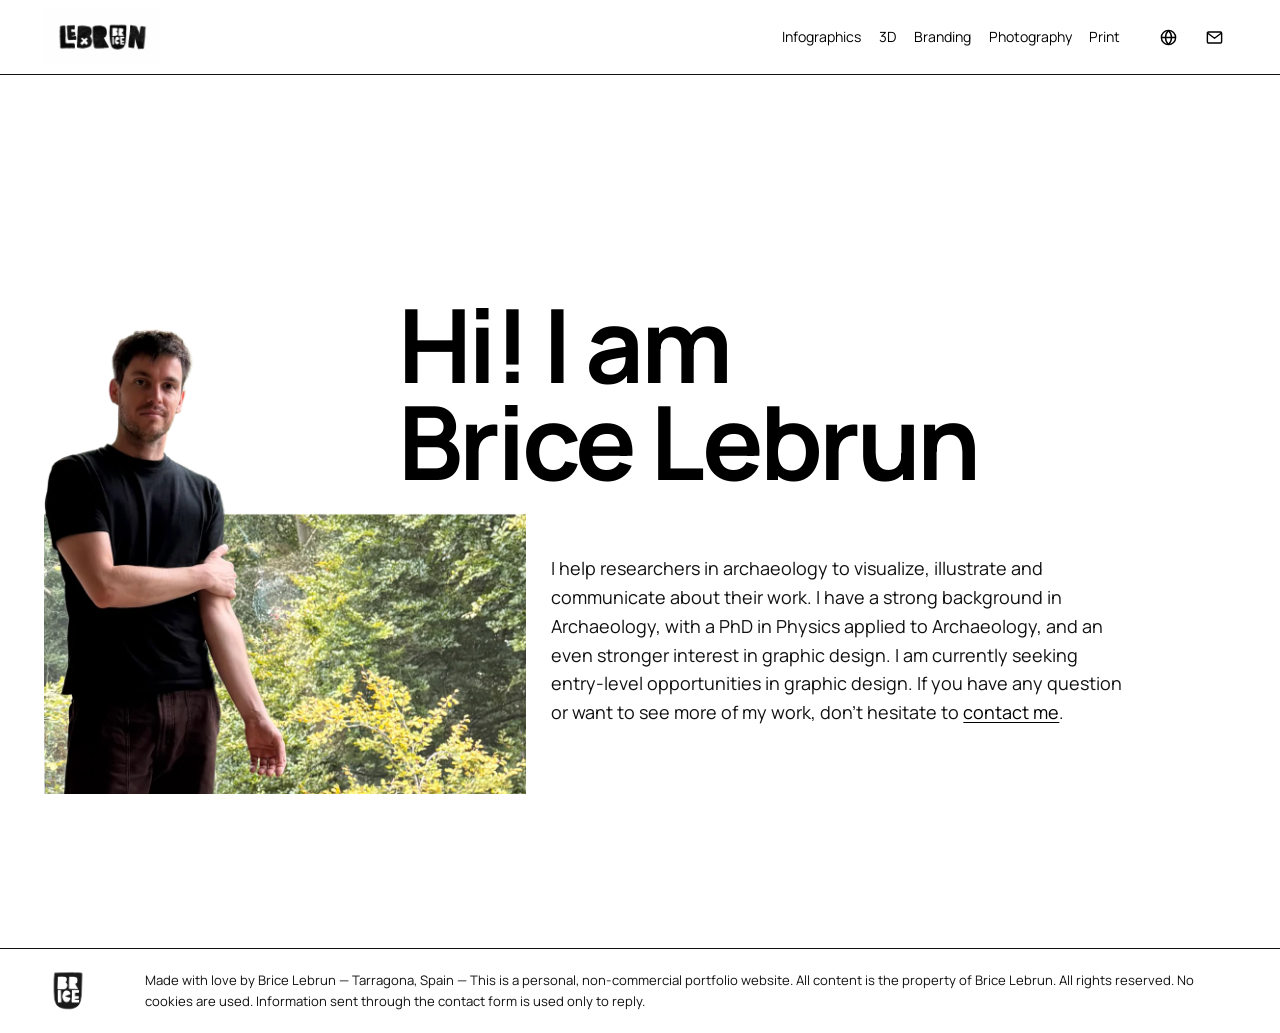
<file: index.html>
<!doctype html>
<html lang="en">
  <head>
    <meta charset="UTF-8" />
    <meta name="viewport" content="width=device-width, initial-scale=1.0" />
    <title>Graphic design for Science</title>
    <link rel="preconnect" href="https://fonts.googleapis.com" />
    <link rel="preconnect" href="https://fonts.gstatic.com" crossorigin />
    <link
      href="https://fonts.googleapis.com/css2?family=Manrope:wght@400;600;700&display=swap"
      rel="stylesheet"
    />
    <link rel="icon" type="image/png" href="assets/brand/img-c383d57b9dda0b48.png" />
    <link rel="stylesheet" href="styles.css?v=mobile-captions-3" />
  </head>
  <body>
    <a class="skip-link" href="#main">Skip to content</a>

    <header class="site-header">
      <div class="grid-shell nav-wrap">
        <a class="brand" href="#main" aria-label="Back to top">
          <img src="assets/brand/web/img-441b02a15af96f12.gif?v=optimized-480" alt="Brice Lebrun animated logo" />
        </a>
        <button class="menu-toggle" type="button" aria-expanded="false" aria-controls="main-navigation" aria-label="Open navigation menu">
          <span class="menu-toggle-icon" aria-hidden="true"></span>
        </button>
        <nav id="main-navigation" aria-label="Main navigation">
          <ul class="nav-list">
            <li><a href="categories/infographics.html">Infographics</a></li>
            <li><a href="categories/photorealistic-3d-rendering.html">3D</a></li>
            <li><a href="categories/visual-identity.html">Branding</a></li>
            <li><a href="categories/photography.html">Photography</a></li>
            <li><a href="categories/print-illustration.html">Print</a></li>
          </ul>
        </nav>
        <div class="header-actions">
          <a class="contact-shortcut" href="contact.html" aria-label="Contact">
            <svg aria-hidden="true" viewBox="0 0 24 24" fill="none" stroke="currentColor" stroke-width="1.8" stroke-linecap="round" stroke-linejoin="round">
              <rect x="3" y="5" width="18" height="14" rx="1.5"></rect>
              <path d="m4 7 8 6 8-6"></path>
            </svg>
          </a>
        </div>
      </div>
    </header>

    <main id="main">
      <section class="hero section">
        <div class="grid-shell">
          <figure class="hero-media reveal">
            <img src="assets/profile/web/img-edb5addb687ee57f.webp" alt="Portrait of Brice Lebrun outdoors" />
          </figure>
          <div class="hero-content">
            <h1 class="hero-title reveal">Hi! I am Brice Lebrun</h1>
            <div class="hero-copy reveal">
              <p>I help researchers in archaeology to visualize, illustrate and communicate about their work. I have a strong background in Archaeology, with a PhD in Physics applied to Archaeology, and an even stronger interest in graphic design. I am currently seeking entry-level opportunities in graphic design. If you have any question or want to see more of my work, don't hesitate to <a href="contact.html">contact me</a>.</p>
            </div>
          </div>
        </div>
      </section>

    </main>

    <footer class="site-footer">
      <div class="grid-shell footer-wrap">
        <img src="assets/brand/web/img-e0fb109308e39464.webp" alt="Brice Lebrun logo" />
        <p>
          Made with love by Brice Lebrun - Tarragona, Spain - This is a personal, non-commercial
          portfolio website. All content is the property of Brice Lebrun. All rights reserved. No
          cookies are used. Information sent through the contact form is used only to reply.
        </p>
      </div>
    </footer>

    <script src="script.js?v=header-contact"></script>
  </body>
</html>
</file>
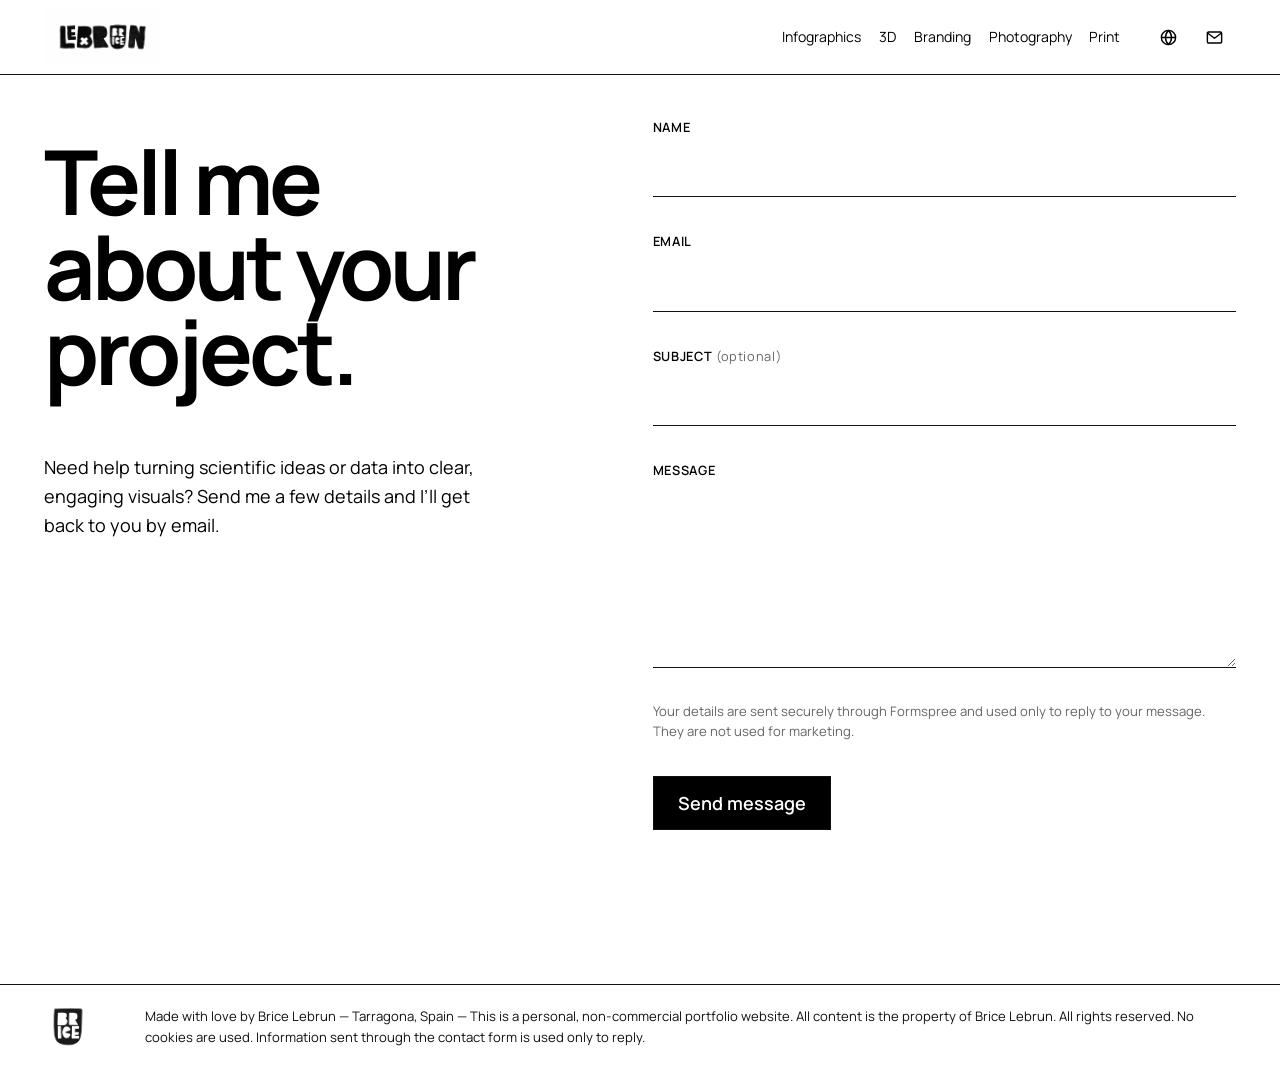
<file: contact.html>
<!doctype html>
<html lang="en">
  <head>
    <meta charset="UTF-8" />
    <meta name="viewport" content="width=device-width, initial-scale=1.0" />
    <meta
      name="description"
      content="Contact Brice Lebrun about scientific graphic design, data visualization, 3D and illustration projects."
    />
    <title>Contact — Brice Lebrun</title>
    <link rel="preconnect" href="https://fonts.googleapis.com" />
    <link rel="preconnect" href="https://fonts.gstatic.com" crossorigin />
    <link
      href="https://fonts.googleapis.com/css2?family=Manrope:wght@400;600;700&display=swap"
      rel="stylesheet"
    />
    <link rel="icon" type="image/png" href="assets/brand/img-c383d57b9dda0b48.png" />
    <link rel="stylesheet" href="styles.css?v=mobile-captions-3" />
  </head>
  <body>
    <a class="skip-link" href="#main">Skip to content</a>

    <header class="site-header">
      <div class="grid-shell nav-wrap">
        <a class="brand" href="index.html" aria-label="Back to homepage">
          <img src="assets/brand/web/img-441b02a15af96f12.gif?v=optimized-480" alt="Brice Lebrun animated logo" />
        </a>
        <button class="menu-toggle" type="button" aria-expanded="false" aria-controls="main-navigation" aria-label="Open navigation menu">
          <span class="menu-toggle-icon" aria-hidden="true"></span>
        </button>
        <nav id="main-navigation" aria-label="Main navigation">
          <ul class="nav-list">
            <li><a href="categories/infographics.html">Infographics</a></li>
            <li><a href="categories/photorealistic-3d-rendering.html">3D</a></li>
            <li><a href="categories/visual-identity.html">Branding</a></li>
            <li><a href="categories/photography.html">Photography</a></li>
            <li><a href="categories/print-illustration.html">Print</a></li>
          </ul>
        </nav>
        <div class="header-actions">
          <a class="contact-shortcut" href="contact.html" aria-label="Contact" aria-current="page">
            <svg aria-hidden="true" viewBox="0 0 24 24" fill="none" stroke="currentColor" stroke-width="1.8" stroke-linecap="round" stroke-linejoin="round">
              <rect x="3" y="5" width="18" height="14" rx="1.5"></rect>
              <path d="m4 7 8 6 8-6"></path>
            </svg>
          </a>
        </div>
      </div>
    </header>

    <main id="main" class="detail-main">
      <section class="section contact-section" aria-labelledby="contact-title">
        <div class="grid-shell contact-layout">
          <div class="contact-intro reveal">
            <h1 id="contact-title">Tell me about your project.</h1>
            <p>
              Need help turning scientific ideas or data into clear, engaging visuals? Send me a
              few details and I’ll get back to you by email.
            </p>
          </div>

          <form
            class="contact-form reveal"
            action="https://formspree.io/f/moealkqp"
            method="post"
            data-contact-form
          >
            <div class="form-field">
              <label for="contact-name">Name</label>
              <input id="contact-name" name="name" type="text" autocomplete="name" required />
            </div>

            <div class="form-field">
              <label for="contact-email">Email</label>
              <input id="contact-email" name="email" type="email" autocomplete="email" required />
            </div>

            <div class="form-field">
              <label for="contact-subject">Subject <span>(optional)</span></label>
              <input id="contact-subject" name="subject" type="text" autocomplete="off" />
            </div>

            <div class="form-field">
              <label for="contact-message">Message</label>
              <textarea id="contact-message" name="message" rows="8" required></textarea>
            </div>

            <div class="bot-trap" aria-hidden="true">
              <label for="contact-company">Leave this field empty</label>
              <input
                id="contact-company"
                name="_gotcha"
                type="text"
                tabindex="-1"
                autocomplete="off"
              />
            </div>

            <input type="hidden" name="_subject" value="New portfolio contact" />

            <p class="form-privacy">
              Your details are sent securely through Formspree and used only to reply to your
              message. They are not used for marketing.
            </p>

            <button class="form-submit" type="submit">Send message</button>
            <p class="form-status" data-form-status role="status" aria-live="polite"></p>
          </form>
        </div>
      </section>
    </main>

    <footer class="site-footer">
      <div class="grid-shell footer-wrap">
        <img src="assets/brand/web/img-e0fb109308e39464.webp" alt="Brice Lebrun logo" />
        <p>
          Made with love by Brice Lebrun - Tarragona, Spain - This is a personal, non-commercial
          portfolio website. All content is the property of Brice Lebrun. All rights reserved. No
          cookies are used. Information sent through the contact form is used only to reply.
        </p>
      </div>
    </footer>

    <script src="script.js?v=header-contact"></script>
  </body>
</html>
</file>
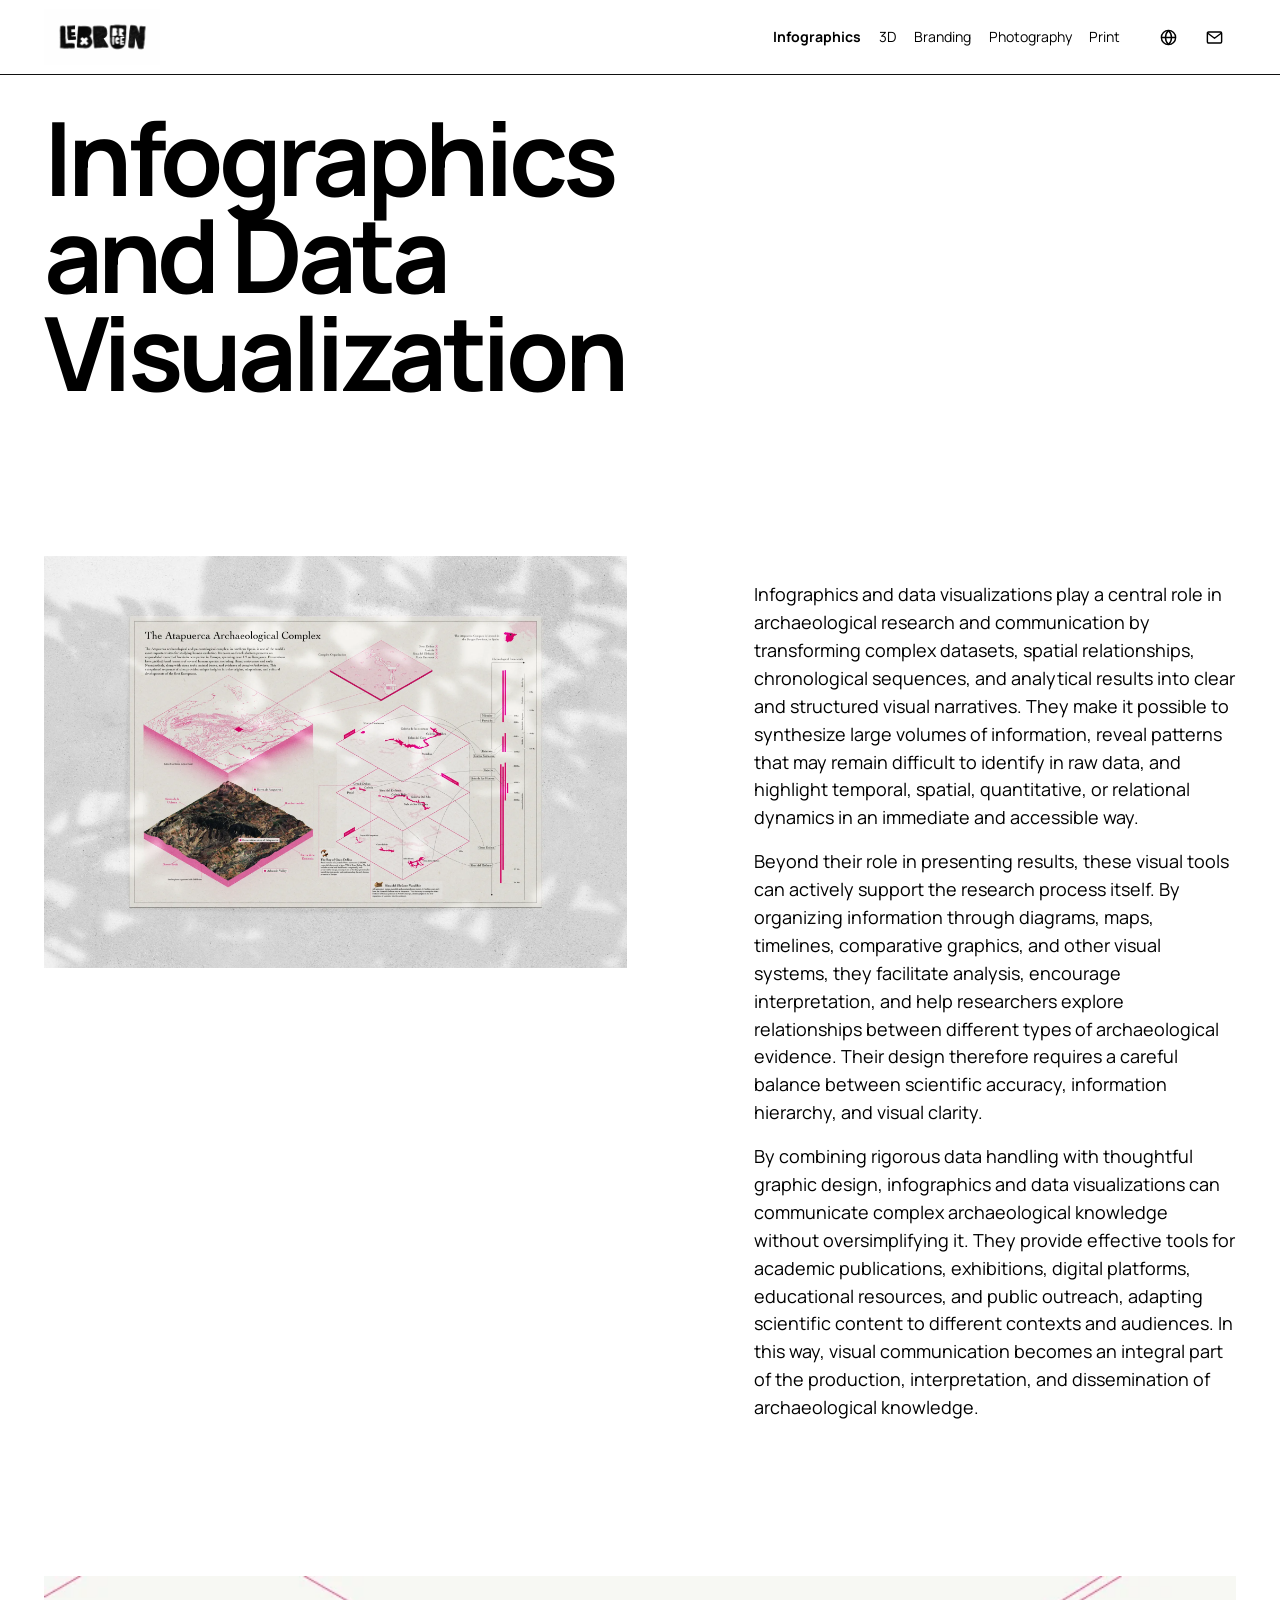
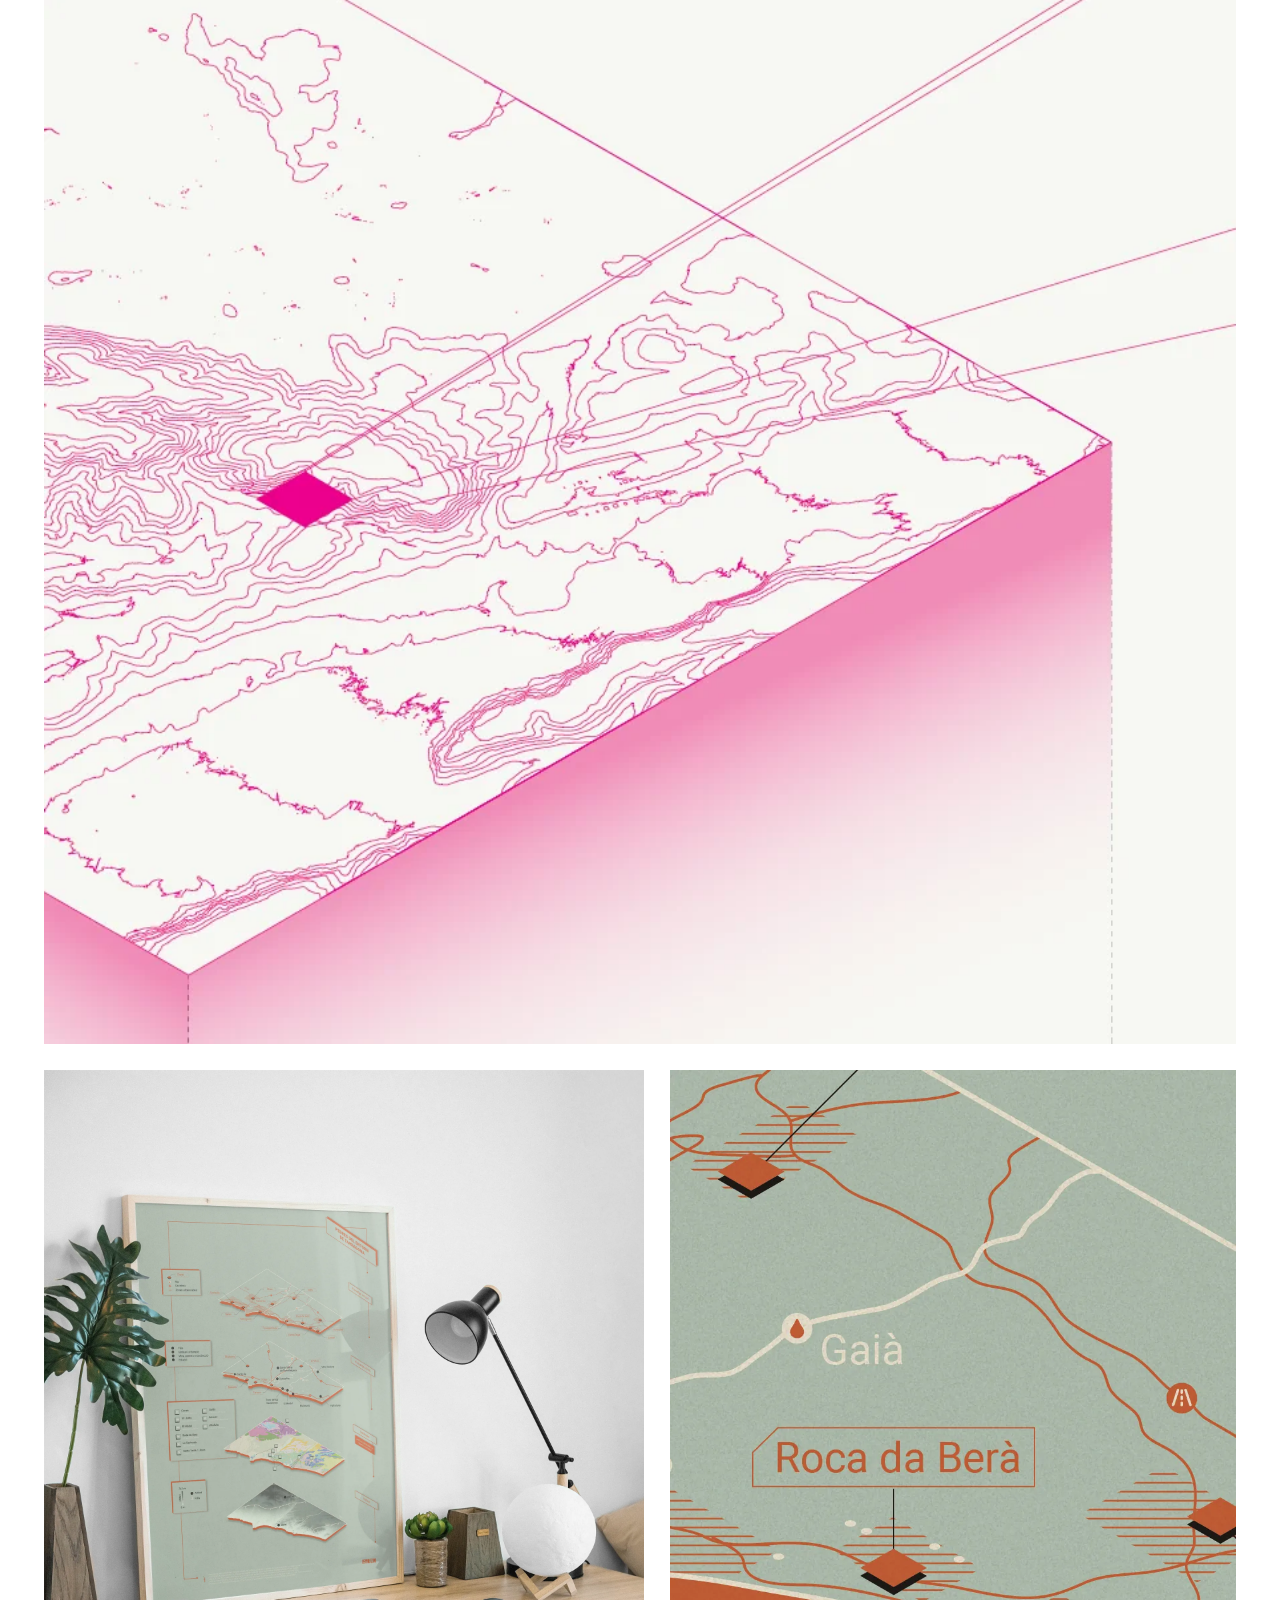
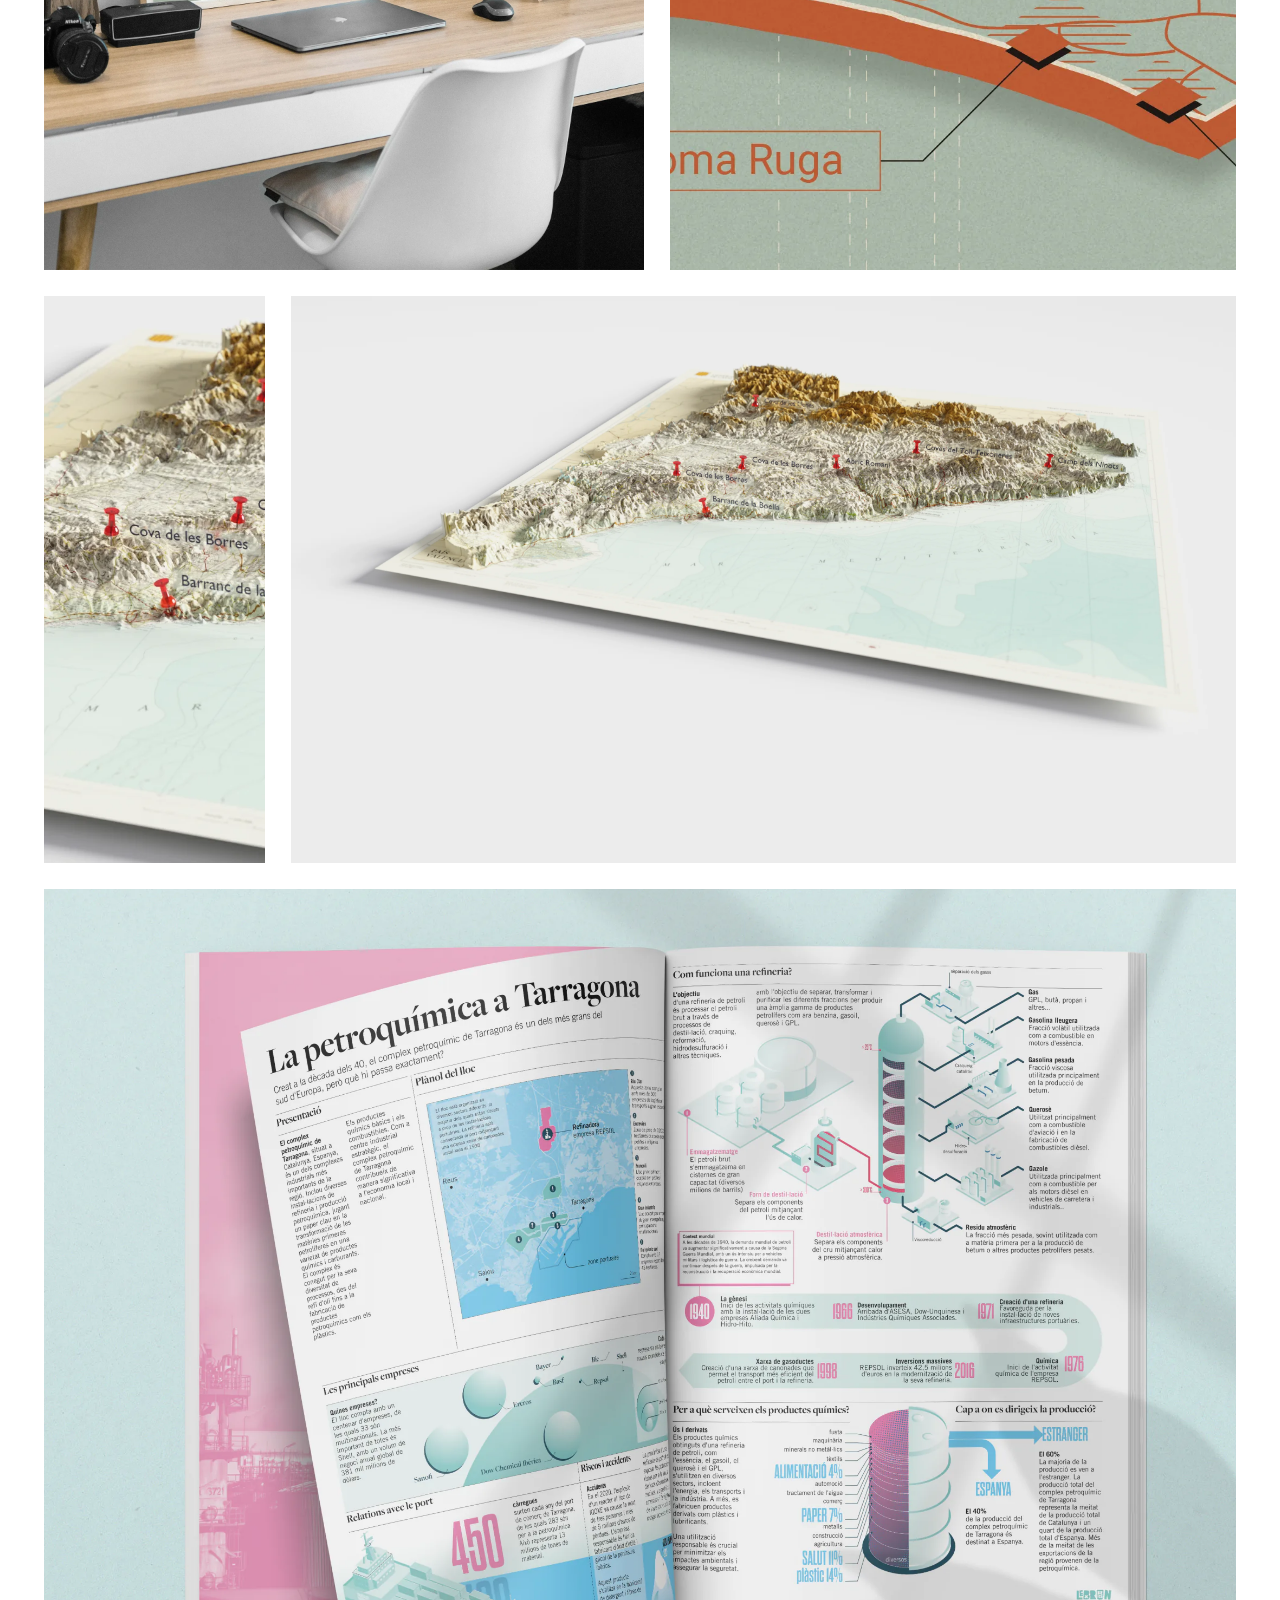
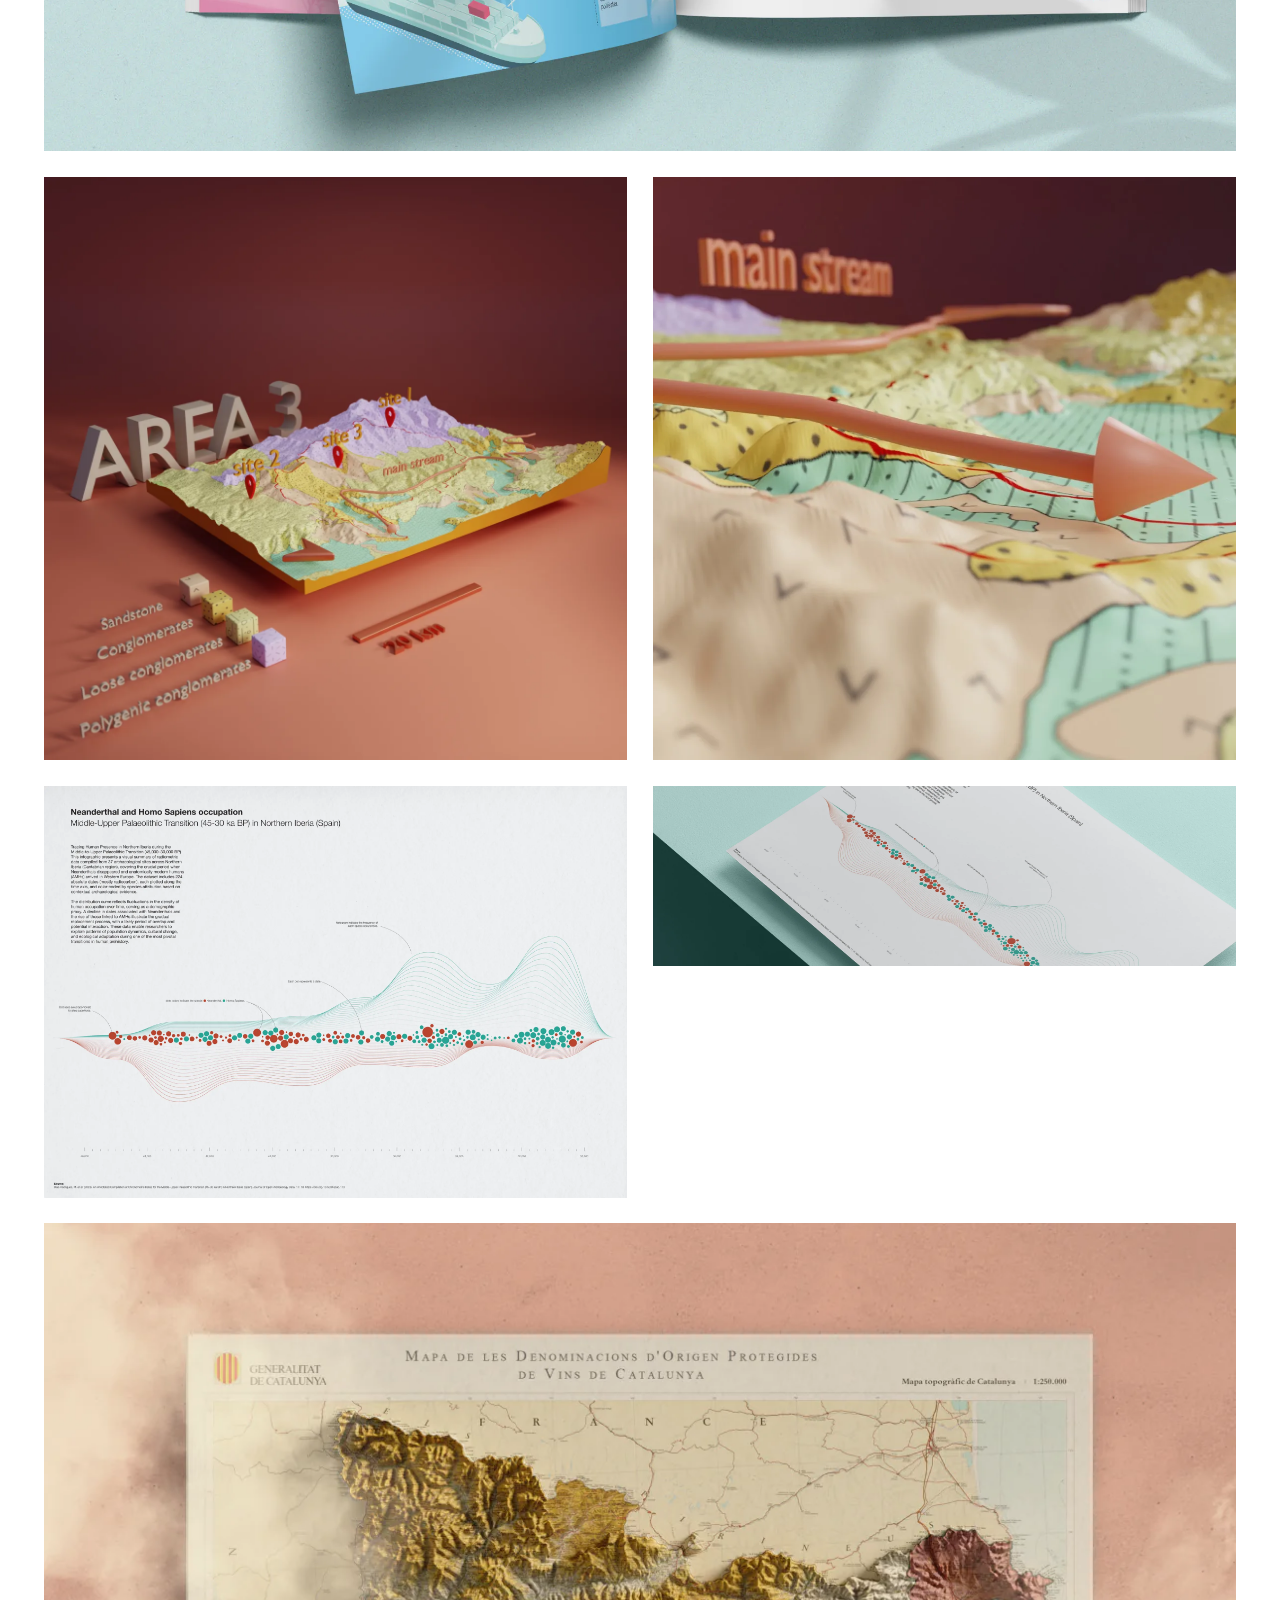
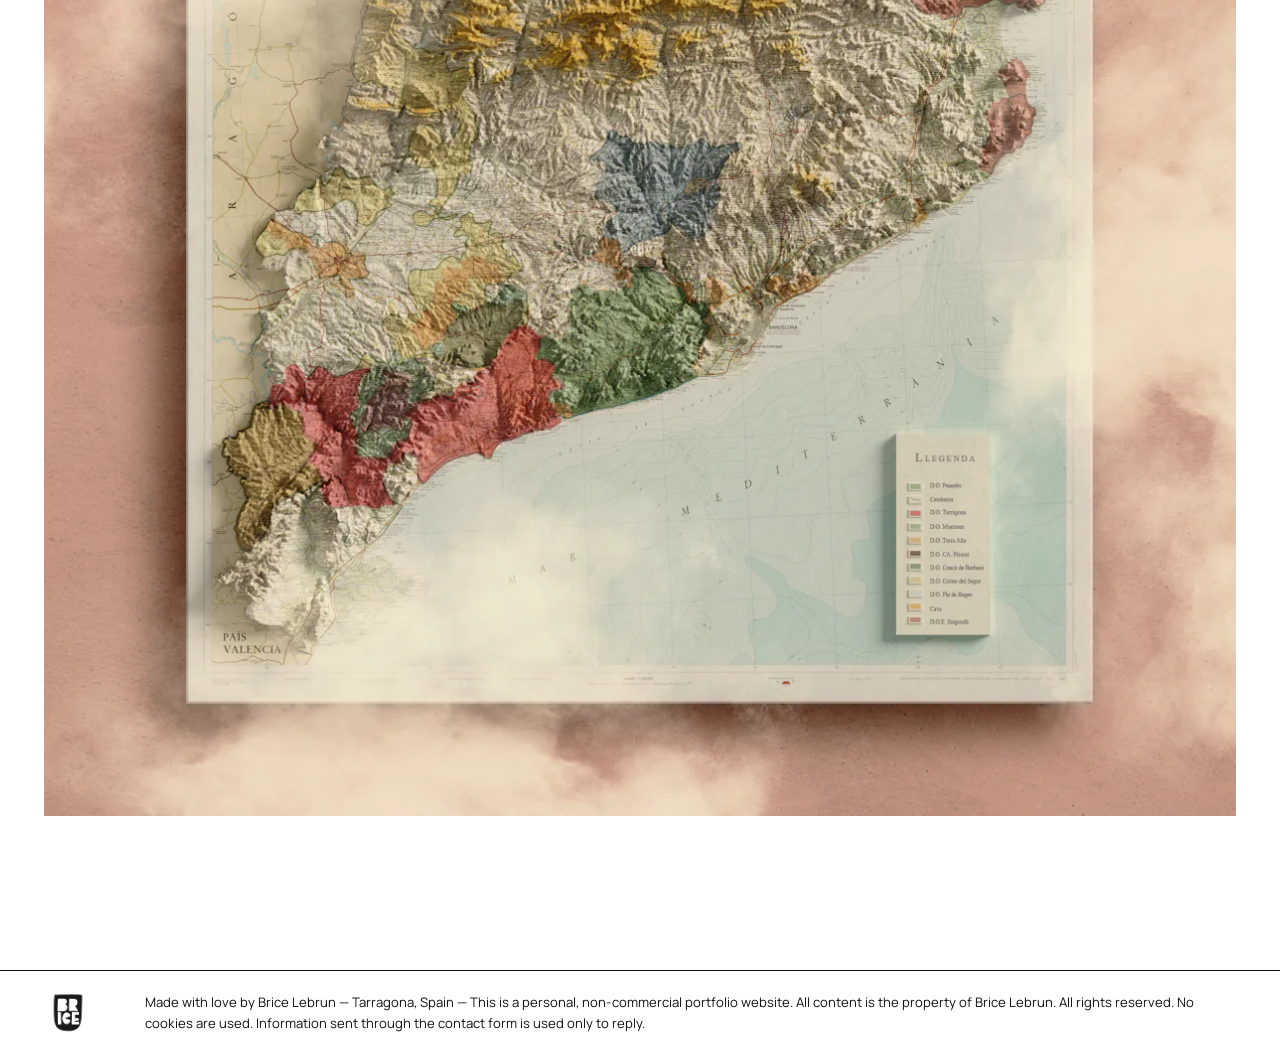
<file: categories/infographics.html>
<!doctype html>
<html lang="en">
  <head>
    <meta charset="UTF-8" />
    <meta name="viewport" content="width=device-width, initial-scale=1.0" />
    <title>Infographics</title>
    <link rel="preconnect" href="https://fonts.googleapis.com" />
    <link rel="preconnect" href="https://fonts.gstatic.com" crossorigin />
    <link href="https://fonts.googleapis.com/css2?family=Manrope:wght@400;600;700&display=swap" rel="stylesheet" />
    <link rel="icon" type="image/png" href="../assets/brand/img-c383d57b9dda0b48.png" />
    <link rel="stylesheet" href="../styles.css?v=mobile-captions-3" />
  </head>
  <body>
    <a class="skip-link" href="#main">Skip to content</a>

    <header class="site-header">
      <div class="grid-shell nav-wrap">
        <a class="brand" href="../index.html" aria-label="Back to homepage">
          <img src="../assets/brand/web/img-441b02a15af96f12.gif?v=optimized-480" alt="Brice Lebrun animated logo" />
        </a>
        <button class="menu-toggle" type="button" aria-expanded="false" aria-controls="main-navigation" aria-label="Open navigation menu">
          <span class="menu-toggle-icon" aria-hidden="true"></span>
        </button>
        <nav id="main-navigation" aria-label="Main navigation">
          <ul class="nav-list">
            <li><a href="../categories/infographics.html" aria-current="page">Infographics</a></li>
            <li><a href="../categories/photorealistic-3d-rendering.html">3D</a></li>
            <li><a href="../categories/visual-identity.html">Branding</a></li>
            <li><a href="../categories/photography.html">Photography</a></li>
            <li><a href="../categories/print-illustration.html">Print</a></li>
          </ul>
        </nav>
        <div class="header-actions">
          <a class="contact-shortcut" href="../contact.html" aria-label="Contact">
            <svg aria-hidden="true" viewBox="0 0 24 24" fill="none" stroke="currentColor" stroke-width="1.8" stroke-linecap="round" stroke-linejoin="round"><rect x="3" y="5" width="18" height="14" rx="1.5"></rect><path d="m4 7 8 6 8-6"></path></svg>
          </a>
        </div>
      </div>
    </header>

    <main id="main" class="detail-main">
      <section class="section" aria-labelledby="category-title">
        <div class="grid-shell">
          <div class="category-intro reveal">
            <h1 id="category-title">Infographics and Data Visualization</h1>
          </div>
          <div class="category-works">
            <article class="category-work reveal">
              <figure>
                <img src="../assets/categories/infographics/web/img-372016413af7be6d.webp" alt="Infographic as Visual Synthesis" loading="lazy" />
                <figcaption class="image-caption">Infographic of the Atapuerca excavation area.</figcaption>
              </figure>
              <div class="category-work-content">
                <p>Infographics and data visualizations play a central role in archaeological research and communication by transforming complex datasets, spatial relationships, chronological sequences, and analytical results into clear and structured visual narratives. They make it possible to synthesize large volumes of information, reveal patterns that may remain difficult to identify in raw data, and highlight temporal, spatial, quantitative, or relational dynamics in an immediate and accessible way.</p>
                <p>Beyond their role in presenting results, these visual tools can actively support the research process itself. By organizing information through diagrams, maps, timelines, comparative graphics, and other visual systems, they facilitate analysis, encourage interpretation, and help researchers explore relationships between different types of archaeological evidence. Their design therefore requires a careful balance between scientific accuracy, information hierarchy, and visual clarity.</p>
                <p>By combining rigorous data handling with thoughtful graphic design, infographics and data visualizations can communicate complex archaeological knowledge without oversimplifying it. They provide effective tools for academic publications, exhibitions, digital platforms, educational resources, and public outreach, adapting scientific content to different contexts and audiences. In this way, visual communication becomes an integral part of the production, interpretation, and dissemination of archaeological knowledge.</p>
              </div>
            </article>
            <div class="category-gallery-stack" aria-label="Infographic gallery">
              <div class="category-gallery category-gallery-single">
                <figure class="reveal">
                  <img src="../assets/categories/infographics/web/img-ba98d81fd778e062.webp" alt="Detailed view of the Atapuerca archaeological complex infographic" loading="lazy" />
                  <figcaption class="image-caption">Infographic of the Atapuerca excavation area (detail).</figcaption>
                </figure>
              </div>
              <div class="category-gallery category-gallery-geospatial-pair">
                <figure class="reveal">
                  <img src="../assets/categories/spatial-design/web/img-2541e350401d9073.webp" alt="Framed geospatial visualization displayed in a workspace" loading="lazy" />
                  <figcaption class="image-caption">Infographic of Tarragona quarries and roman archaeological sites.</figcaption>
                </figure>
                <figure class="reveal">
                  <img src="../assets/categories/spatial-design/web/img-a4b7f58ff8d116b4.webp" alt="Stylized geospatial map of Roca da Berà" loading="lazy" />
                  <figcaption class="image-caption">Infographic of Tarragona quarries and roman archaeological sites (detail).</figcaption>
                </figure>
              </div>
              <div class="category-gallery category-gallery-panoramic">
                <figure class="reveal">
                  <img src="../assets/categories/spatial-design/web/img-e2724bbbd78bb85e.webp" alt="Detailed view of a 3D relief map of Catalonia marked with archaeological sites" loading="lazy" />
                  <figcaption class="image-caption">Infographic of selected prehistorical sites of Catalonia.</figcaption>
                </figure>
                <figure class="reveal">
                  <img src="../assets/categories/spatial-design/web/img-e0b6c69c85655f6a.webp" alt="Panoramic 3D relief map of Catalonia with pinned archaeological sites" loading="lazy" />
                  <figcaption class="image-caption">Infographic of selected prehistorical sites of Catalonia (detail).</figcaption>
                </figure>
              </div>
              <div class="category-gallery category-gallery-single">
                <figure class="reveal">
                  <img src="../assets/categories/infographics/web/img-5b837b0d8d00f7dc.webp" alt="Open magazine spread featuring an infographic about the Tarragona petrochemical complex" loading="lazy" />
                  <figcaption class="image-caption">Infographic project presenting the Tarragona petrochemical complex (Catalonia, Spain).</figcaption>
                </figure>
              </div>
              <div class="category-gallery">
                <figure class="reveal">
                  <img src="../assets/categories/infographics/web/img-053bb1b205fb54fd.webp" alt="3D infographic showing the geomorphology of a valley in Greece" loading="lazy" />
                  <figcaption class="image-caption">3D infographic explaining the geomorphology of a valley in Greece.</figcaption>
                </figure>
                <figure class="reveal">
                  <img src="../assets/categories/infographics/web/img-3cb5796832e11af2.webp" alt="Detailed view of a 3D infographic showing the geomorphology of a valley in Greece" loading="lazy" />
                  <figcaption class="image-caption">3D infographic explaining the geomorphology of a valley in Greece (detail).</figcaption>
                </figure>
              </div>
              <div class="category-gallery" aria-label="Archaeological data visualization gallery">
                <figure class="reveal">
                  <img src="../assets/categories/data-visualization/web/img-266fffd07e5317f2.webp" alt="Data visualization of demographic trends during the Middle to Upper Paleolithic transition" loading="lazy" />
                  <figcaption class="image-caption">This infographic illustrates the demographic trend during the Middle to Upper Paleolithic transition, from Díaz-Rodríguez et al., 2023.</figcaption>
                </figure>
                <figure class="reveal">
                  <img src="../assets/categories/data-visualization/web/img-2398b1d291568e8b.webp" alt="Printed archaeological data visualization displayed on a large-format sheet" loading="lazy" />
                  <figcaption class="image-caption">This infographic illustrates the demographic trend during the Middle to Upper Paleolithic transition, from Díaz-Rodríguez et al., 2023.</figcaption>
                </figure>
              </div>
              <div class="category-gallery category-gallery-single">
                <figure class="reveal">
                  <img src="../assets/categories/infographics/web/img-a63f1d90c8e742b5.webp" alt="Map of the protected wine designations of origin in Catalonia" loading="lazy" />
                  <figcaption class="image-caption">Map of the Protected Designations of Origin (DOP) for wines in Catalonia.</figcaption>
                </figure>
              </div>
            </div>
          </div>
        </div>
      </section>
    </main>

    <footer class="site-footer">
      <div class="grid-shell footer-wrap">
        <img src="../assets/brand/web/img-e0fb109308e39464.webp" alt="Brice Lebrun logo" />
        <p>
          Made with love by Brice Lebrun - Tarragona, Spain - This is a personal, non-commercial
          portfolio website. All content is the property of Brice Lebrun. All rights reserved. No
          cookies are used. Information sent through the contact form is used only to reply.
        </p>
      </div>
    </footer>

    <script src="../script.js?v=header-contact"></script>
  </body>
</html>
</file>
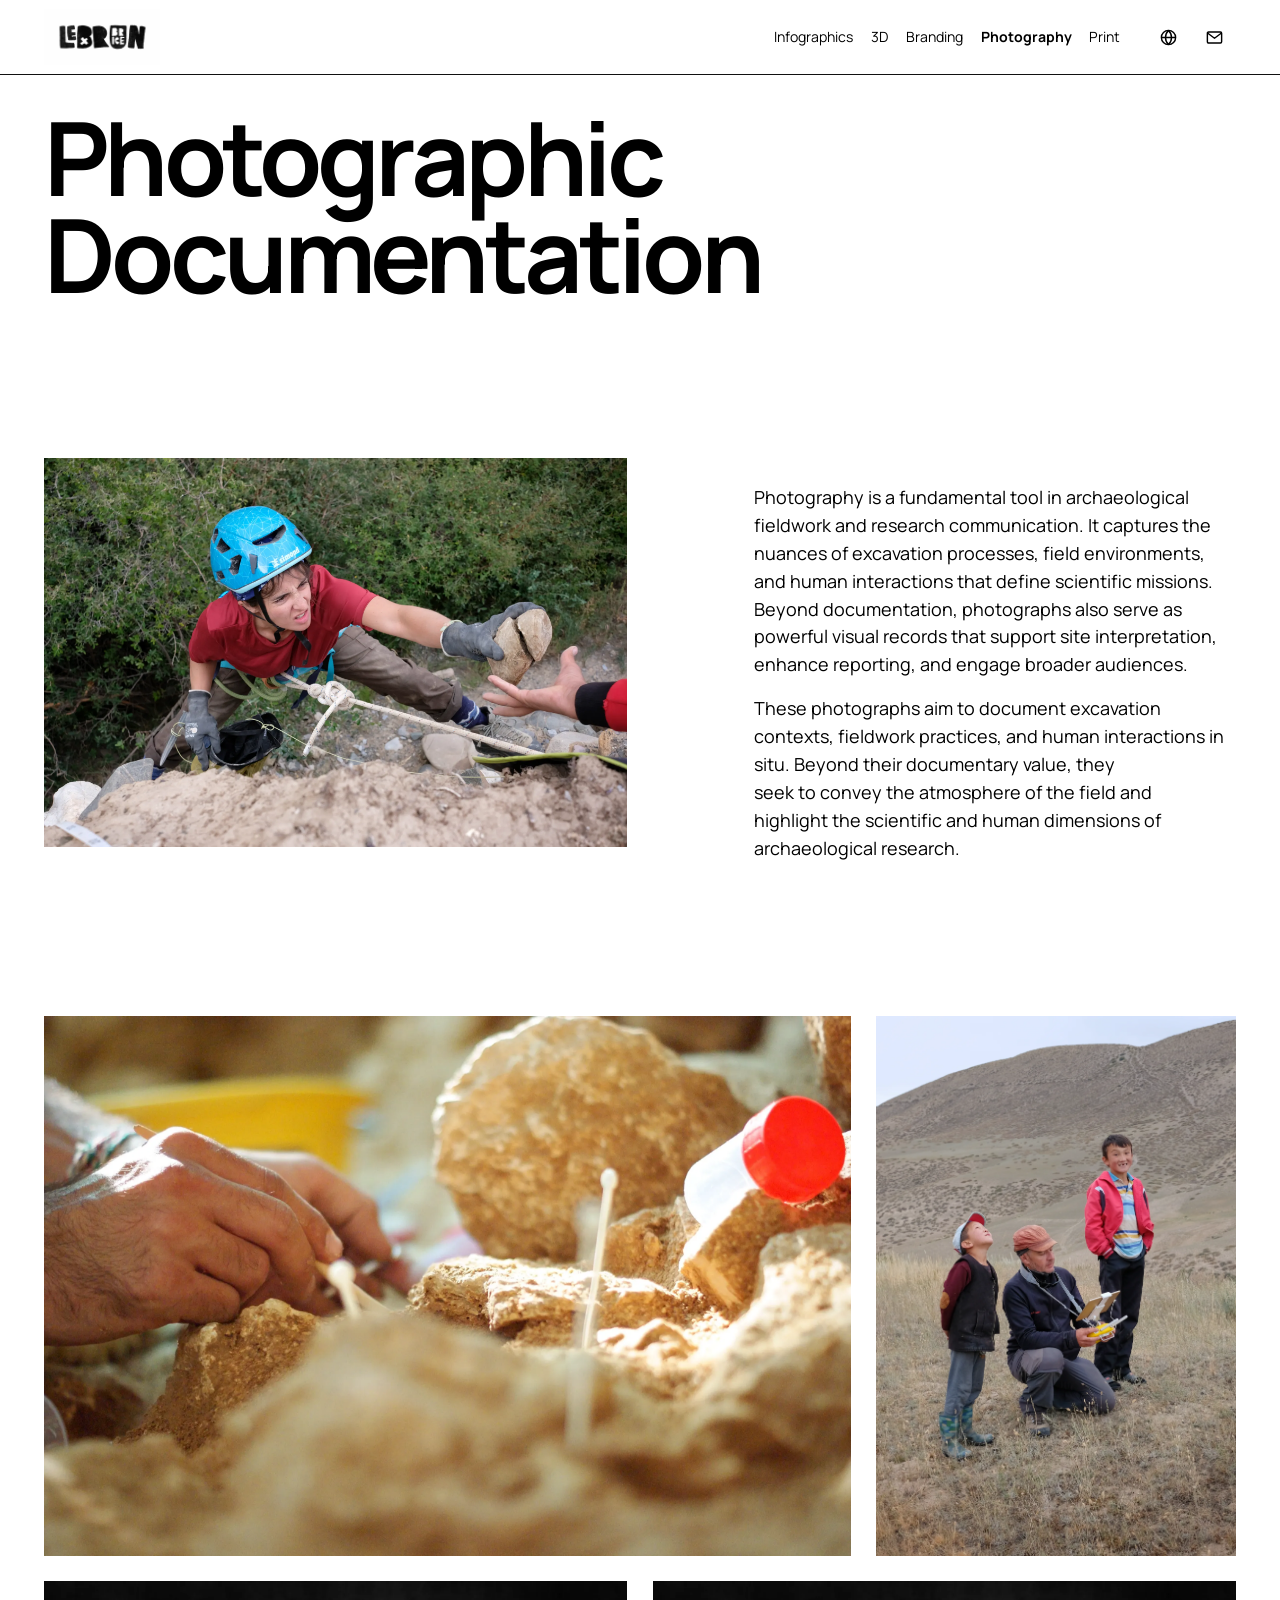
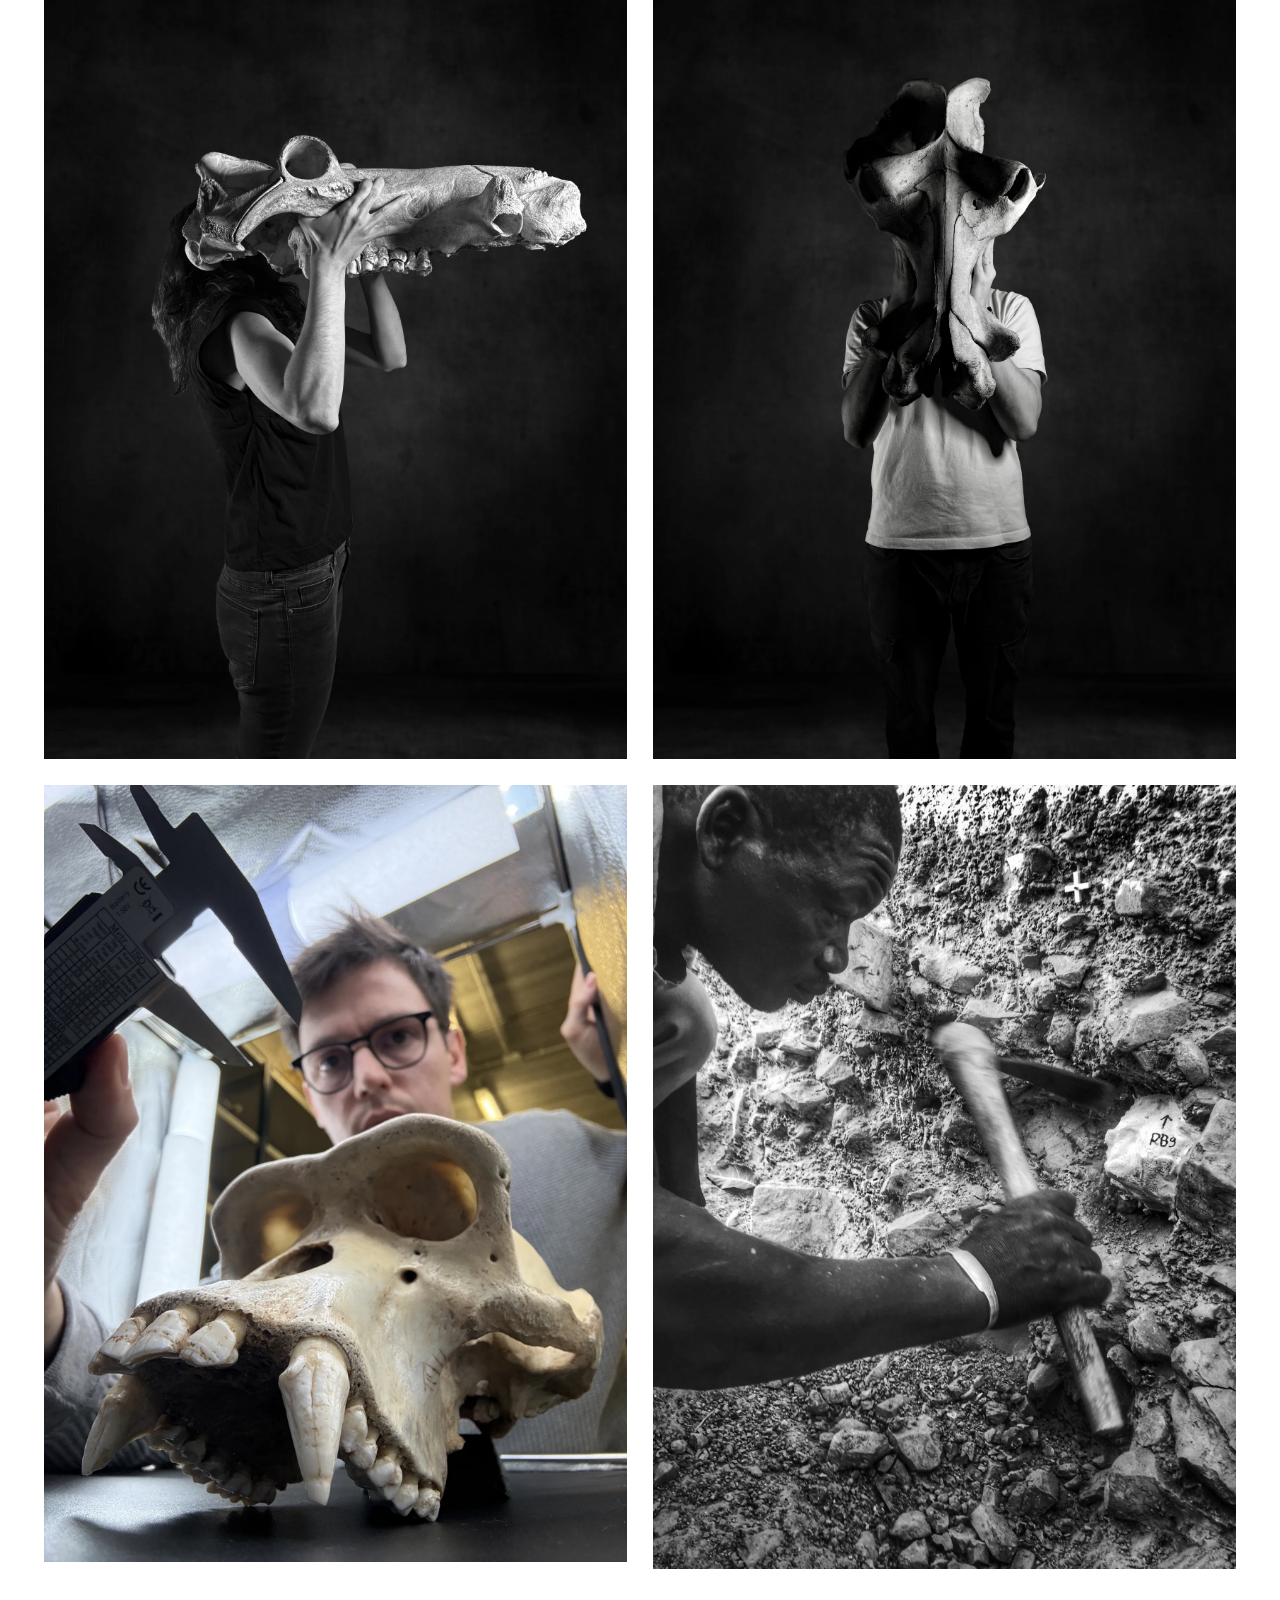
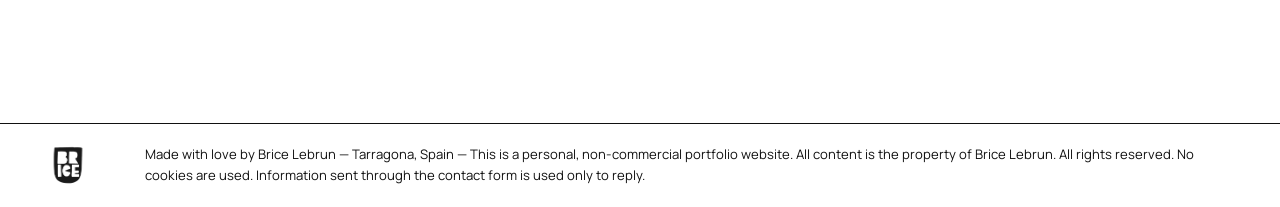
<file: categories/photography.html>
<!doctype html>
<html lang="en">
  <head>
    <meta charset="UTF-8" />
    <meta name="viewport" content="width=device-width, initial-scale=1.0" />
    <title>Photography</title>
    <link rel="preconnect" href="https://fonts.googleapis.com" />
    <link rel="preconnect" href="https://fonts.gstatic.com" crossorigin />
    <link href="https://fonts.googleapis.com/css2?family=Manrope:wght@400;600;700&display=swap" rel="stylesheet" />
    <link rel="icon" type="image/png" href="../assets/brand/img-c383d57b9dda0b48.png" />
    <link rel="stylesheet" href="../styles.css?v=mobile-captions-3" />
  </head>
  <body>
    <a class="skip-link" href="#main">Skip to content</a>

    <header class="site-header">
      <div class="grid-shell nav-wrap">
        <a class="brand" href="../index.html" aria-label="Back to homepage">
          <img src="../assets/brand/web/img-441b02a15af96f12.gif?v=optimized-480" alt="Brice Lebrun animated logo" />
        </a>
        <button class="menu-toggle" type="button" aria-expanded="false" aria-controls="main-navigation" aria-label="Open navigation menu">
          <span class="menu-toggle-icon" aria-hidden="true"></span>
        </button>
        <nav id="main-navigation" aria-label="Main navigation">
          <ul class="nav-list">
            <li><a href="../categories/infographics.html">Infographics</a></li>
            <li><a href="../categories/photorealistic-3d-rendering.html">3D</a></li>
            <li><a href="../categories/visual-identity.html">Branding</a></li>
            <li><a href="../categories/photography.html" aria-current="page">Photography</a></li>
            <li><a href="../categories/print-illustration.html">Print</a></li>
          </ul>
        </nav>
        <div class="header-actions">
          <a class="contact-shortcut" href="../contact.html" aria-label="Contact">
            <svg aria-hidden="true" viewBox="0 0 24 24" fill="none" stroke="currentColor" stroke-width="1.8" stroke-linecap="round" stroke-linejoin="round"><rect x="3" y="5" width="18" height="14" rx="1.5"></rect><path d="m4 7 8 6 8-6"></path></svg>
          </a>
        </div>
      </div>
    </header>

    <main id="main" class="detail-main">
      <section class="section" aria-labelledby="category-title">
        <div class="grid-shell">
          <div class="category-intro reveal">
            <h1 id="category-title">Photographic Documentation</h1>
          </div>
          <div class="category-works">
            <article class="category-work reveal">
              <figure>
                <img src="../assets/categories/photography/web/img-c4e6f3cd62790ddb.webp" alt="Photographic Documentation" loading="lazy" />
                <figcaption class="image-caption">Cosmogenic nuclide sampling for active tectonic study in Kirghiztan.</figcaption>
              </figure>
              <div class="category-work-content">
                <p>Photography is a fundamental tool in archaeological fieldwork and research communication. It captures the nuances of excavation processes, field environments, and human interactions that define scientific missions. Beyond documentation, photographs also serve as powerful visual records that support site interpretation, enhance reporting, and engage broader audiences.</p>
                <p>These photographs aim to document excavation contexts, fieldwork practices, and human interactions in situ. Beyond their documentary value, they seek to convey the atmosphere of the field and highlight the scientific and human dimensions of archaeological research.</p>
              </div>
            </article>
            <div class="category-gallery-stack" aria-label="Photographic documentation gallery">
              <div class="category-gallery category-gallery-photography">
                <figure class="reveal">
                  <img src="../assets/categories/photography/web/img-87f1ad6de4015307.webp" alt="Close-up of archaeological excavation work in Auzières" loading="lazy" />
                  <figcaption class="image-caption">Excavation in the south of France at Les Auzières site.</figcaption>
                </figure>
                <figure class="reveal">
                  <img src="../assets/categories/photography/web/img-ea850b036804d683.webp" alt="Drone fieldwork with local children in Kyrgyzstan" loading="lazy" />
                  <figcaption class="image-caption">Drone acquisition in Krighiztan with the help of local kids.</figcaption>
                </figure>
              </div>
              <div class="category-gallery category-gallery-osteology">
                <figure class="reveal">
                  <img src="../assets/categories/photography/web/img-63024e4a71d098ba.webp" alt="Person holding a large animal skull in profile" loading="lazy" />
                  <figcaption class="image-caption">Studio portrait for the Universitat Rovira i Virgili photo contest, skull of hippopotamus.</figcaption>
                </figure>
                <figure class="reveal">
                  <img src="../assets/categories/photography/web/img-cfd58f08572a9d5c.webp" alt="Person holding an animal pelvis in front of their face" loading="lazy" />
                  <figcaption class="image-caption">Studio portrait for the Universitat Rovira i Virgili photo contest, skull of hippopotamus.</figcaption>
                </figure>
                <figure class="reveal">
                  <img src="../assets/categories/photography/web/img-53a8e6d1c9470fb2.webp" alt="Researcher measuring a chimpanzee skull with digital calipers" loading="lazy" />
                  <figcaption class="image-caption">Studio portrait for the Universitat Rovira i Virgili photo contest, skull of Pan troglodytes.</figcaption>
                </figure>
                <figure class="reveal">
                  <img src="../assets/categories/photography/web/img-6a8e3d424f923430.webp" alt="Collecting a geomorphology sample during an archaeological excavation in Senegal" loading="lazy" />
                  <figcaption class="image-caption">Archaeological excavation campaign in Senegal, collecting a sample for geomorphological analysis.</figcaption>
                </figure>
              </div>
            </div>
          </div>
        </div>
      </section>
    </main>

    <footer class="site-footer">
      <div class="grid-shell footer-wrap">
        <img src="../assets/brand/web/img-e0fb109308e39464.webp" alt="Brice Lebrun logo" />
        <p>
          Made with love by Brice Lebrun - Tarragona, Spain - This is a personal, non-commercial
          portfolio website. All content is the property of Brice Lebrun. All rights reserved. No
          cookies are used. Information sent through the contact form is used only to reply.
        </p>
      </div>
    </footer>

    <script src="../script.js?v=header-contact"></script>
  </body>
</html>
</file>
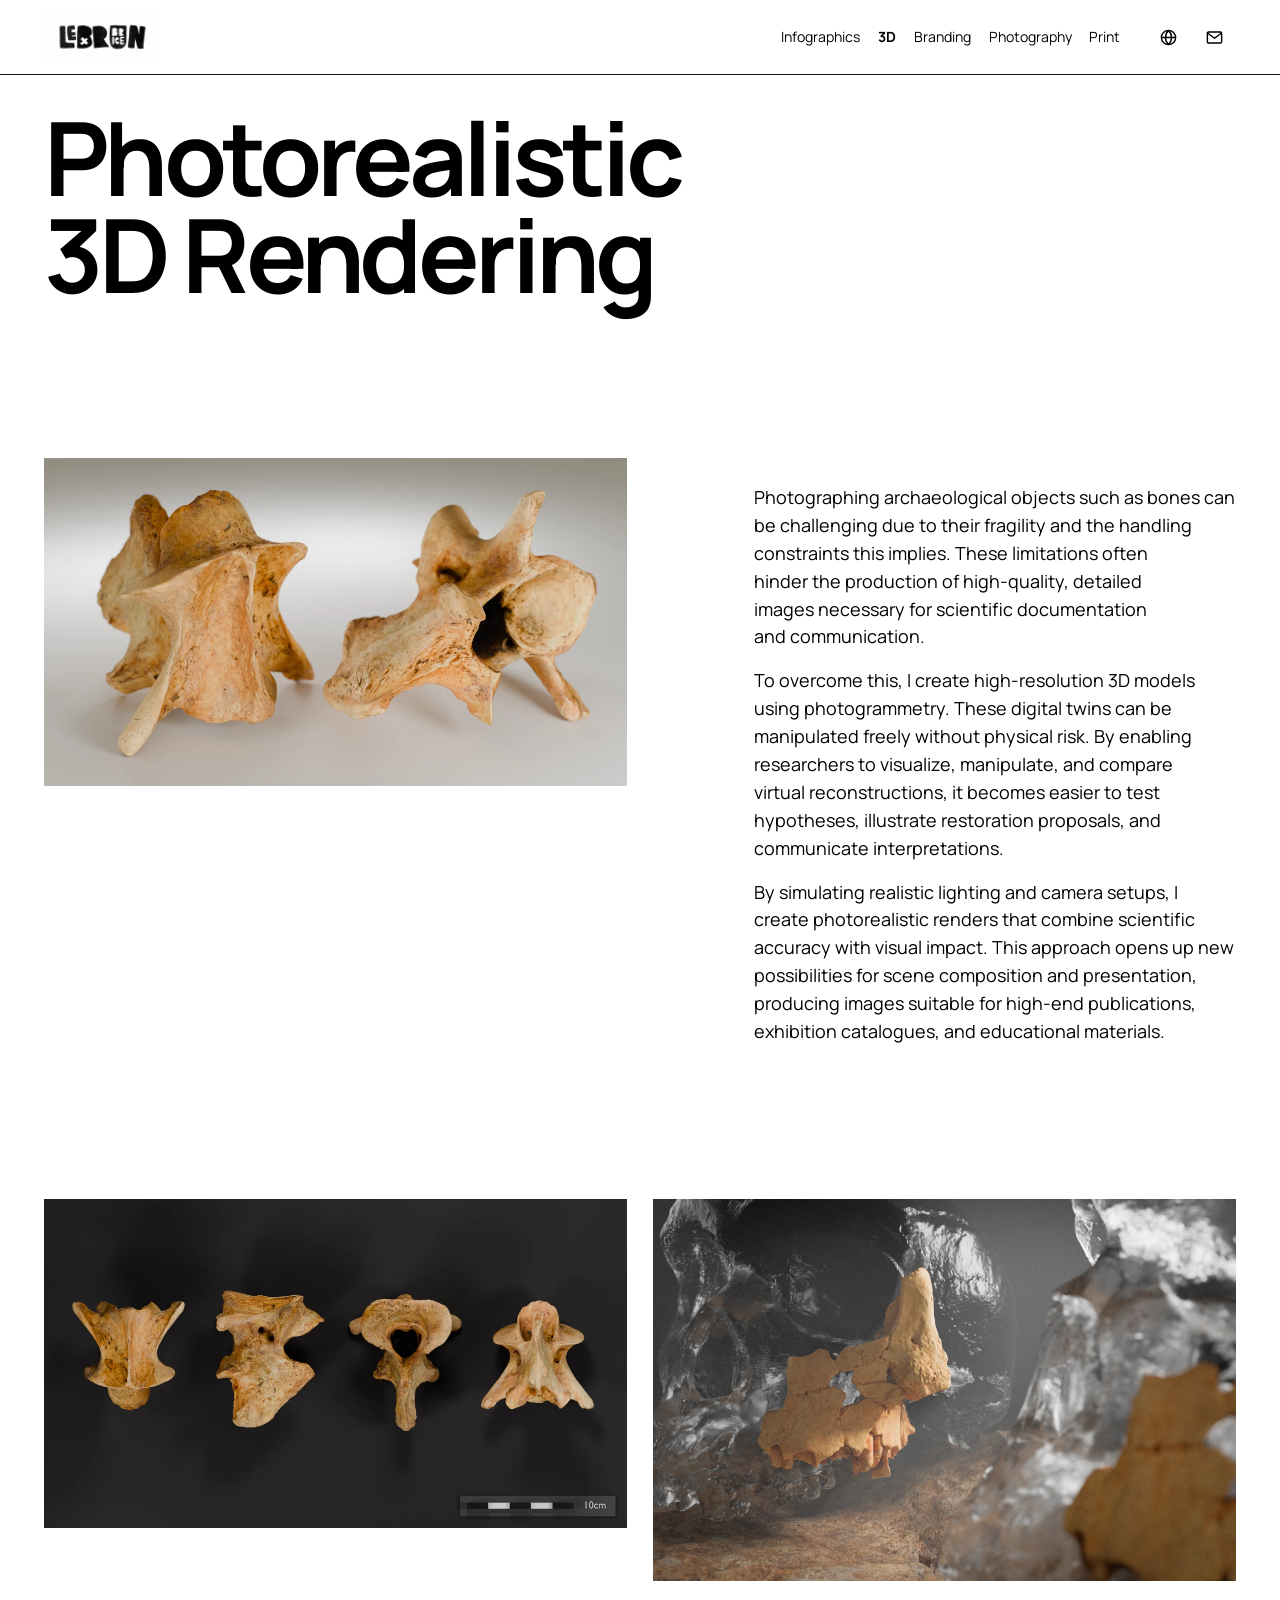
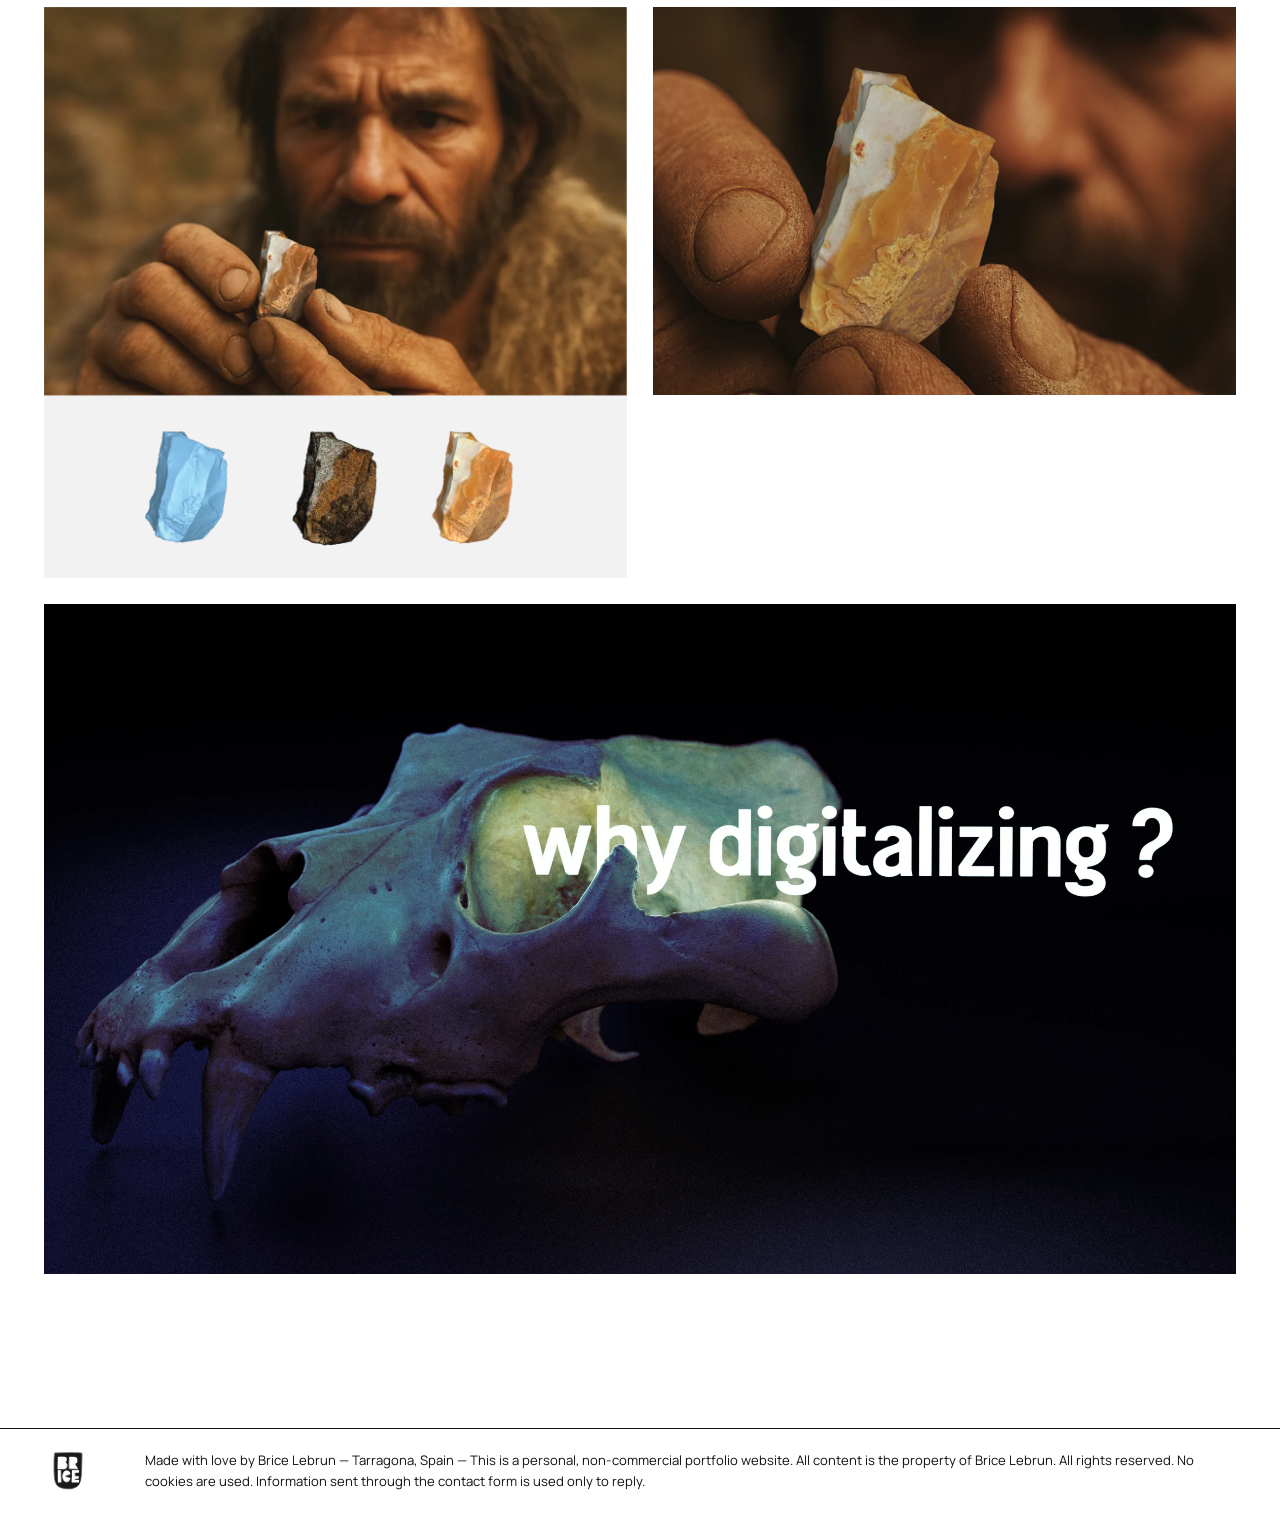
<file: categories/photorealistic-3d-rendering.html>
<!doctype html>
<html lang="en">
  <head>
    <meta charset="UTF-8" />
    <meta name="viewport" content="width=device-width, initial-scale=1.0" />
    <title>Photorealistic 3D Rendering</title>
    <link rel="preconnect" href="https://fonts.googleapis.com" />
    <link rel="preconnect" href="https://fonts.gstatic.com" crossorigin />
    <link href="https://fonts.googleapis.com/css2?family=Manrope:wght@400;600;700&display=swap" rel="stylesheet" />
    <link rel="icon" type="image/png" href="../assets/brand/img-c383d57b9dda0b48.png" />
    <link rel="stylesheet" href="../styles.css?v=mobile-captions-3" />
  </head>
  <body>
    <a class="skip-link" href="#main">Skip to content</a>

    <header class="site-header">
      <div class="grid-shell nav-wrap">
        <a class="brand" href="../index.html" aria-label="Back to homepage">
          <img src="../assets/brand/web/img-441b02a15af96f12.gif?v=optimized-480" alt="Brice Lebrun animated logo" />
        </a>
        <button class="menu-toggle" type="button" aria-expanded="false" aria-controls="main-navigation" aria-label="Open navigation menu">
          <span class="menu-toggle-icon" aria-hidden="true"></span>
        </button>
        <nav id="main-navigation" aria-label="Main navigation">
          <ul class="nav-list">
            <li><a href="../categories/infographics.html">Infographics</a></li>
            <li><a href="../categories/photorealistic-3d-rendering.html" aria-current="page">3D</a></li>
            <li><a href="../categories/visual-identity.html">Branding</a></li>
            <li><a href="../categories/photography.html">Photography</a></li>
            <li><a href="../categories/print-illustration.html">Print</a></li>
          </ul>
        </nav>
        <div class="header-actions">
          <a class="contact-shortcut" href="../contact.html" aria-label="Contact">
            <svg aria-hidden="true" viewBox="0 0 24 24" fill="none" stroke="currentColor" stroke-width="1.8" stroke-linecap="round" stroke-linejoin="round"><rect x="3" y="5" width="18" height="14" rx="1.5"></rect><path d="m4 7 8 6 8-6"></path></svg>
          </a>
        </div>
      </div>
    </header>

    <main id="main" class="detail-main">
      <section class="section" aria-labelledby="category-title">
        <div class="grid-shell">
          <div class="category-intro reveal">
            <h1 id="category-title">Photorealistic 3D Rendering</h1>
          </div>
          <div class="category-works">
            <article class="category-work reveal">
              <figure>
                <img src="../assets/categories/3d-modeling/web/img-8119f959cc247641.webp" alt="Photorealistic render of archaeological vertebrae" loading="lazy" />
                <figcaption class="image-caption">Illustrative 3D render of a Bison bonasus vertebra from IPHES-CERCA collections.</figcaption>
              </figure>
              <div class="category-work-content">
                <p>Photographing archaeological objects such as bones can be challenging due to their fragility and the handling constraints this implies. These limitations often hinder the production of high-quality, detailed images necessary for scientific documentation and communication.</p>
                <p>To overcome this, I create high-resolution 3D models using photogrammetry. These digital twins can be manipulated freely without physical risk. By enabling researchers to visualize, manipulate, and compare virtual reconstructions, it becomes easier to test hypotheses, illustrate restoration proposals, and communicate interpretations.</p>
                <p>By simulating realistic lighting and camera setups, I create photorealistic renders that combine scientific accuracy with visual impact. This approach opens up new possibilities for scene composition and presentation, producing images suitable for high-end publications, exhibition catalogues, and educational materials.</p>
              </div>
            </article>
            <div class="category-gallery" aria-label="Photorealistic rendering gallery">
              <figure class="reveal">
                <img src="../assets/categories/3d-modeling/web/img-905571381fc903c0.webp" alt="Orthographic views of a bison axis vertebra with a 10-centimetre scale" loading="lazy" />
                <figcaption class="image-caption">Orthographic 3D render view of a Bison bonasus vertebra from IPHES-CERCA collections.</figcaption>
              </figure>
              <figure class="reveal">
                <img src="../assets/categories/3d-modeling/web/img-6421adf533929e04.webp" alt="Reconstruction of a Homo antecessor skull fragment in its presumed anatomical position" loading="lazy" />
                <figcaption class="image-caption">Illustration showing the hypothetical position of a Homo antecessor skull fragment from IPHES-CERCA within the skull.</figcaption>
              </figure>
              <figure class="reveal">
                <img src="../assets/categories/3d-modeling/web/img-89433f21383eec46.webp" alt="Lithic artifact displayed in a photorealistic scene" loading="lazy" />
                <figcaption class="image-caption">Lithic material (courtesy of Dr. Javier Sánchez Martínez) displayed in a photorealistic scene. The 3D model was generated through photogrammetric processing.</figcaption>
              </figure>
              <figure class="reveal">
                <img src="../assets/categories/3d-modeling/web/img-ef0e02f802acd0ef.webp" alt="Close-up view of a lithic artifact held between fingertips" width="1536" height="1024" loading="lazy" />
                <figcaption class="image-caption">Detail of lithic material (courtesy of Dr. Javier Sánchez Martínez) displayed in a photorealistic scene. The 3D model was generated through photogrammetric processing.</figcaption>
              </figure>
              <figure class="reveal">
                <img src="../assets/categories/3d-modeling/web/img-0f9f7ea4f0c14997.webp" alt="Realistic 3D render of a Panthera leo cranium" loading="lazy" />
                <figcaption class="image-caption">Panthera leo cranium realistic 3D render from IPHES-CERCA collections.</figcaption>
              </figure>
            </div>
          </div>
        </div>
      </section>
    </main>

    <footer class="site-footer">
      <div class="grid-shell footer-wrap">
        <img src="../assets/brand/web/img-e0fb109308e39464.webp" alt="Brice Lebrun logo" />
        <p>
          Made with love by Brice Lebrun - Tarragona, Spain - This is a personal, non-commercial
          portfolio website. All content is the property of Brice Lebrun. All rights reserved. No
          cookies are used. Information sent through the contact form is used only to reply.
        </p>
      </div>
    </footer>

    <script src="../script.js?v=header-contact"></script>
  </body>
</html>
</file>
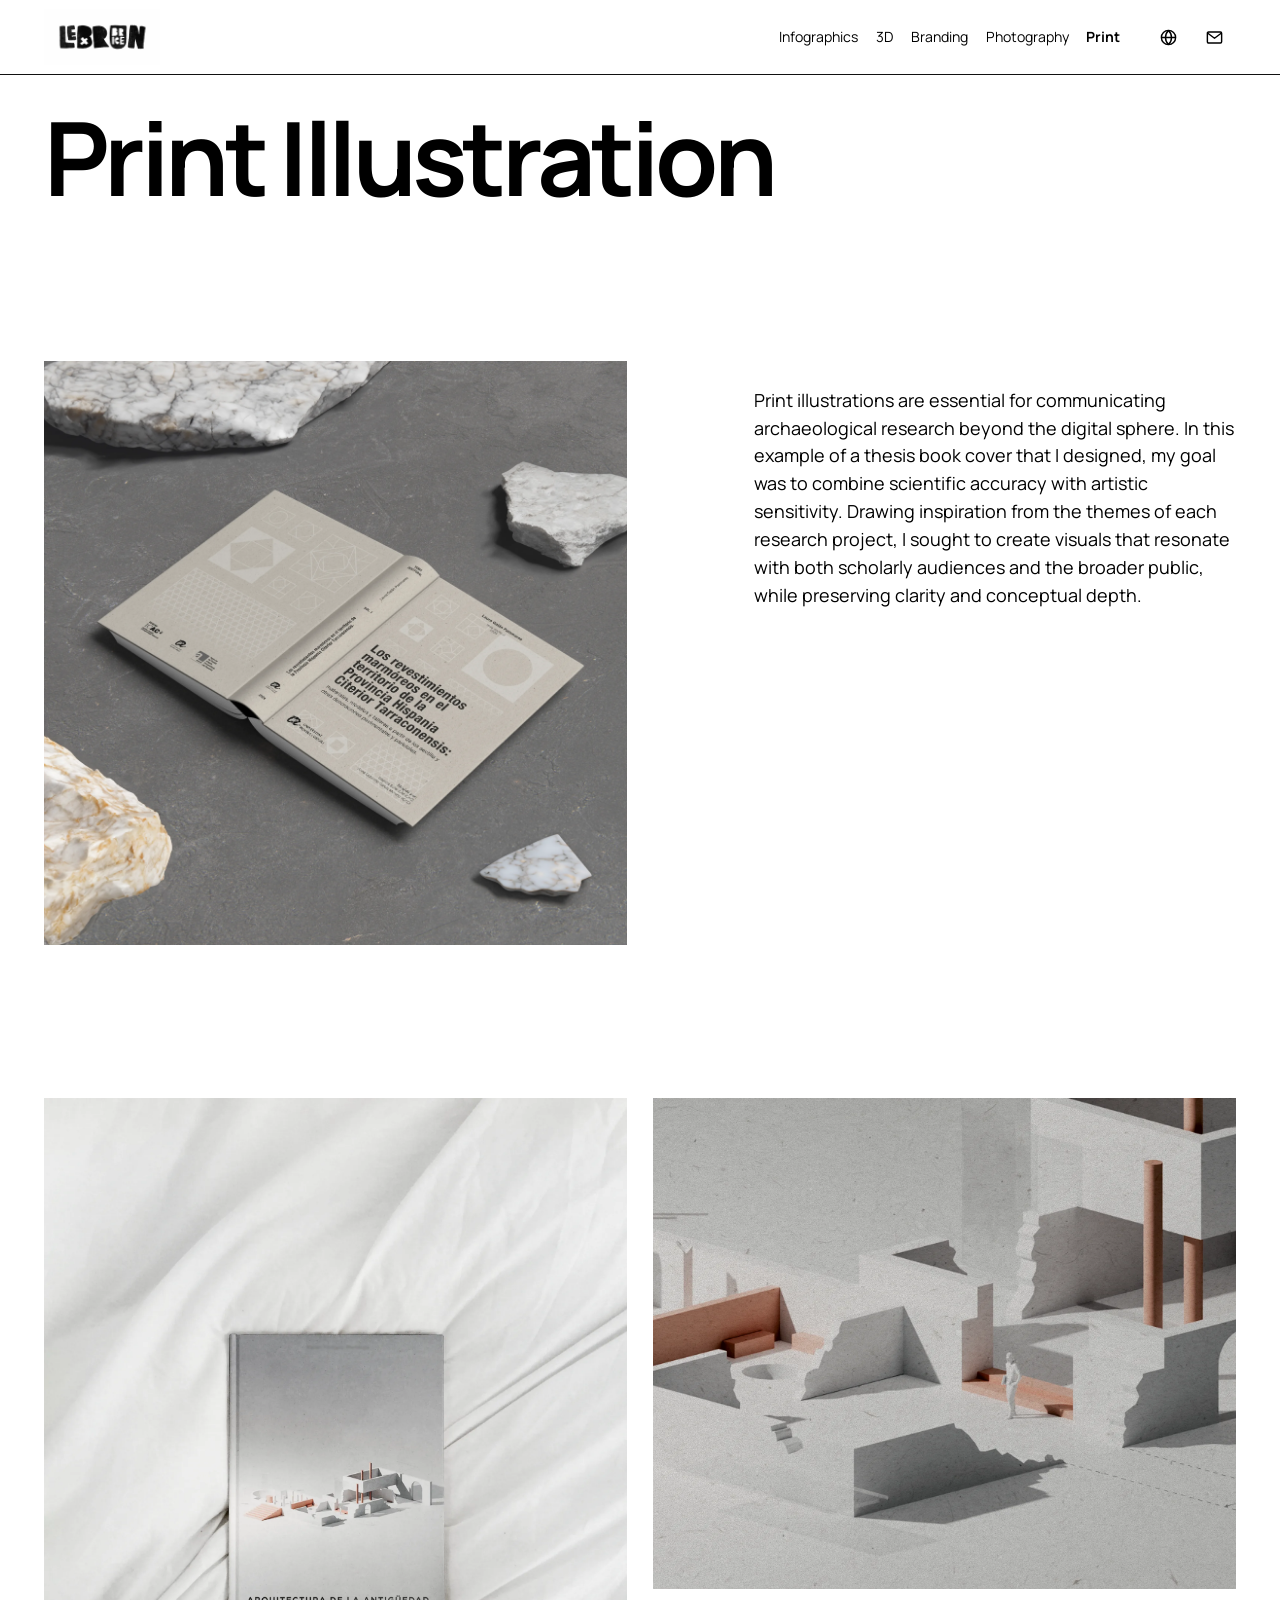
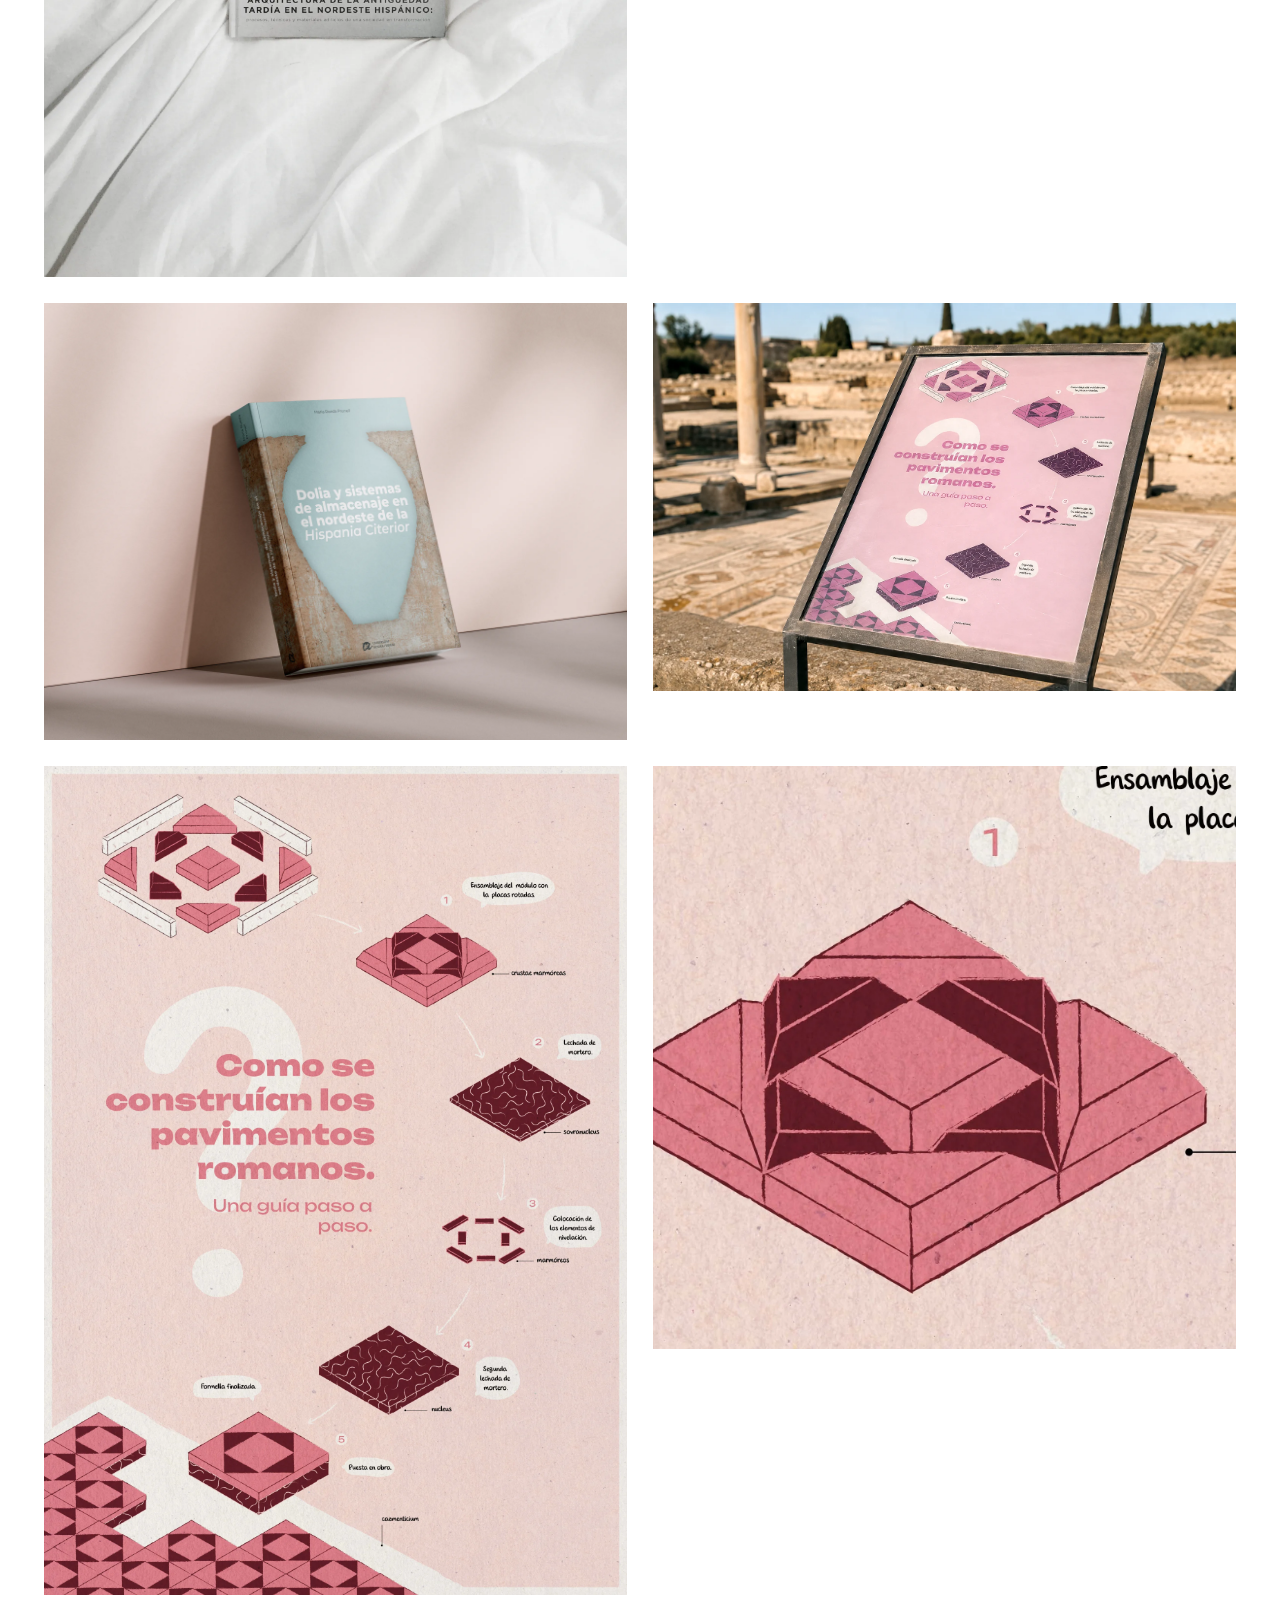
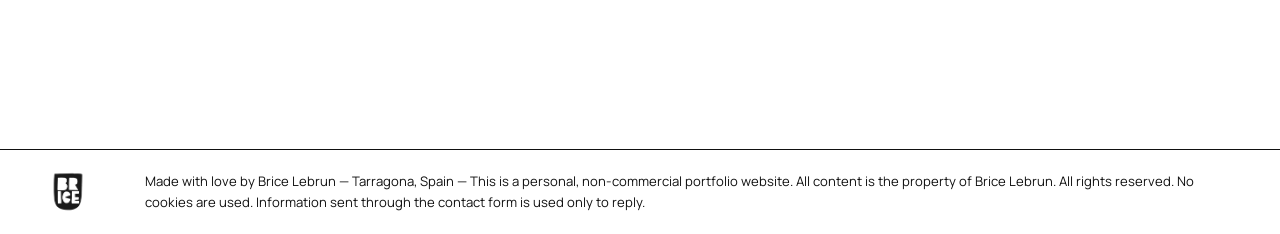
<file: categories/print-illustration.html>
<!doctype html>
<html lang="en">
  <head>
    <meta charset="UTF-8" />
    <meta name="viewport" content="width=device-width, initial-scale=1.0" />
    <title>Print Illustration</title>
    <link rel="preconnect" href="https://fonts.googleapis.com" />
    <link rel="preconnect" href="https://fonts.gstatic.com" crossorigin />
    <link href="https://fonts.googleapis.com/css2?family=Manrope:wght@400;600;700&display=swap" rel="stylesheet" />
    <link rel="icon" type="image/png" href="../assets/brand/img-c383d57b9dda0b48.png" />
    <link rel="stylesheet" href="../styles.css?v=mobile-captions-3" />
  </head>
  <body>
    <a class="skip-link" href="#main">Skip to content</a>

    <header class="site-header">
      <div class="grid-shell nav-wrap">
        <a class="brand" href="../index.html" aria-label="Back to homepage">
          <img src="../assets/brand/web/img-441b02a15af96f12.gif?v=optimized-480" alt="Brice Lebrun animated logo" />
        </a>
        <button class="menu-toggle" type="button" aria-expanded="false" aria-controls="main-navigation" aria-label="Open navigation menu">
          <span class="menu-toggle-icon" aria-hidden="true"></span>
        </button>
        <nav id="main-navigation" aria-label="Main navigation">
          <ul class="nav-list">
            <li><a href="../categories/infographics.html">Infographics</a></li>
            <li><a href="../categories/photorealistic-3d-rendering.html">3D</a></li>
            <li><a href="../categories/visual-identity.html">Branding</a></li>
            <li><a href="../categories/photography.html">Photography</a></li>
            <li><a href="../categories/print-illustration.html" aria-current="page">Print</a></li>
          </ul>
        </nav>
        <div class="header-actions">
          <a class="contact-shortcut" href="../contact.html" aria-label="Contact">
            <svg aria-hidden="true" viewBox="0 0 24 24" fill="none" stroke="currentColor" stroke-width="1.8" stroke-linecap="round" stroke-linejoin="round"><rect x="3" y="5" width="18" height="14" rx="1.5"></rect><path d="m4 7 8 6 8-6"></path></svg>
          </a>
        </div>
      </div>
    </header>

    <main id="main" class="detail-main">
      <section class="section" aria-labelledby="category-title">
        <div class="grid-shell">
          <div class="category-intro reveal">
            <h1 id="category-title">Print Illustration</h1>
          </div>
          <div class="category-works">
            <article class="category-work reveal">
              <figure>
                <img src="../assets/categories/print-illustration/web/img-058fcb46f66d8614.webp" alt="Book cover for Laura Galan Palomares's thesis Los revestimientos marmóreos en el territorio de la Provincia Hispania Citerior Tarraconensis" width="2399" height="2400" fetchpriority="high" />
                <figcaption class="image-caption">Book cover design for a doctoral thesis on Roman marble mosaics, created for a researcher at ICAC-CERCA (Institut Català d’Arqueologia Clàssica).</figcaption>
              </figure>
              <div class="category-work-content">
                <p>Print illustrations are essential for communicating archaeological research beyond the digital sphere. In this example of a thesis book cover that I designed, my goal was to combine scientific accuracy with artistic sensitivity. Drawing inspiration from the themes of each research project, I sought to create visuals that resonate with both scholarly audiences and the broader public, while preserving clarity and conceptual depth.</p>
              </div>
            </article>
            <div class="category-gallery" aria-label="Thesis book cover designs">
              <figure class="reveal">
                <img src="../assets/categories/print-illustration/web/img-585f352814b8b385.webp" alt="Karen Fortuny Mendo's doctoral thesis book photographed on white fabric" width="1796" height="2400" loading="lazy" />
                <figcaption class="image-caption">Book cover design for a doctoral thesis on Visigothic architecture, created for a researcher at ICAC-CERCA (Institut Català d’Arqueologia Clàssica).</figcaption>
              </figure>
              <figure class="reveal">
                <img src="../assets/categories/print-illustration/web/img-91e6e2245707bb1e.webp" alt="Architectural illustration created for Karen Fortuny Mendo's doctoral thesis cover" width="1544" height="1300" loading="lazy" />
                <figcaption class="image-caption">Book cover design for a doctoral thesis on Visigothic architecture, created for a researcher at ICAC-CERCA (Institut Català d’Arqueologia Clàssica), detail.</figcaption>
              </figure>
              <figure class="reveal">
                <img src="../assets/categories/print-illustration/web/img-2899529ea4832ece.webp" alt="ICAC-CERCA doctoral thesis cover about dolia and storage systems in northeastern Hispania Citerior" width="2400" height="1800" loading="lazy" />
                <figcaption class="image-caption">Cover of an ICAC-CERCA doctoral thesis about dolia and storage systems in the northeast of Hispania Citerior.</figcaption>
              </figure>
              <figure class="reveal">
                <img src="../assets/categories/print-illustration/web/img-07e029988b02868d.webp" alt="Educational support mockup explaining the stages involved in creating Roman mosaics" width="1537" height="1023" loading="lazy" />
                <figcaption class="image-caption">Educational support concept explaining the stages involved in creating Roman mosaics.</figcaption>
              </figure>
              <figure class="reveal">
                <img src="../assets/categories/print-illustration/web/img-89b5e344d88bc811.webp" alt="Infographic illustrating the stages of making Roman mosaics" width="1688" height="2400" loading="lazy" />
                <figcaption class="image-caption">Infographic illustrating the stages of making Roman mosaics.</figcaption>
              </figure>
              <figure class="reveal">
                <img src="../assets/categories/print-illustration/web/img-669ac0778193afa6.webp" alt="Detailed view of an infographic illustrating the stages of making Roman mosaics" width="1464" height="1464" loading="lazy" />
                <figcaption class="image-caption">Infographic illustrating the stages of making Roman mosaics (detail).</figcaption>
              </figure>
            </div>
          </div>
        </div>
      </section>
    </main>

    <footer class="site-footer">
      <div class="grid-shell footer-wrap">
        <img src="../assets/brand/web/img-e0fb109308e39464.webp" alt="Brice Lebrun logo" />
        <p>
          Made with love by Brice Lebrun - Tarragona, Spain - This is a personal, non-commercial
          portfolio website. All content is the property of Brice Lebrun. All rights reserved. No
          cookies are used. Information sent through the contact form is used only to reply.
        </p>
      </div>
    </footer>

    <script src="../script.js?v=header-contact"></script>
  </body>
</html>
</file>
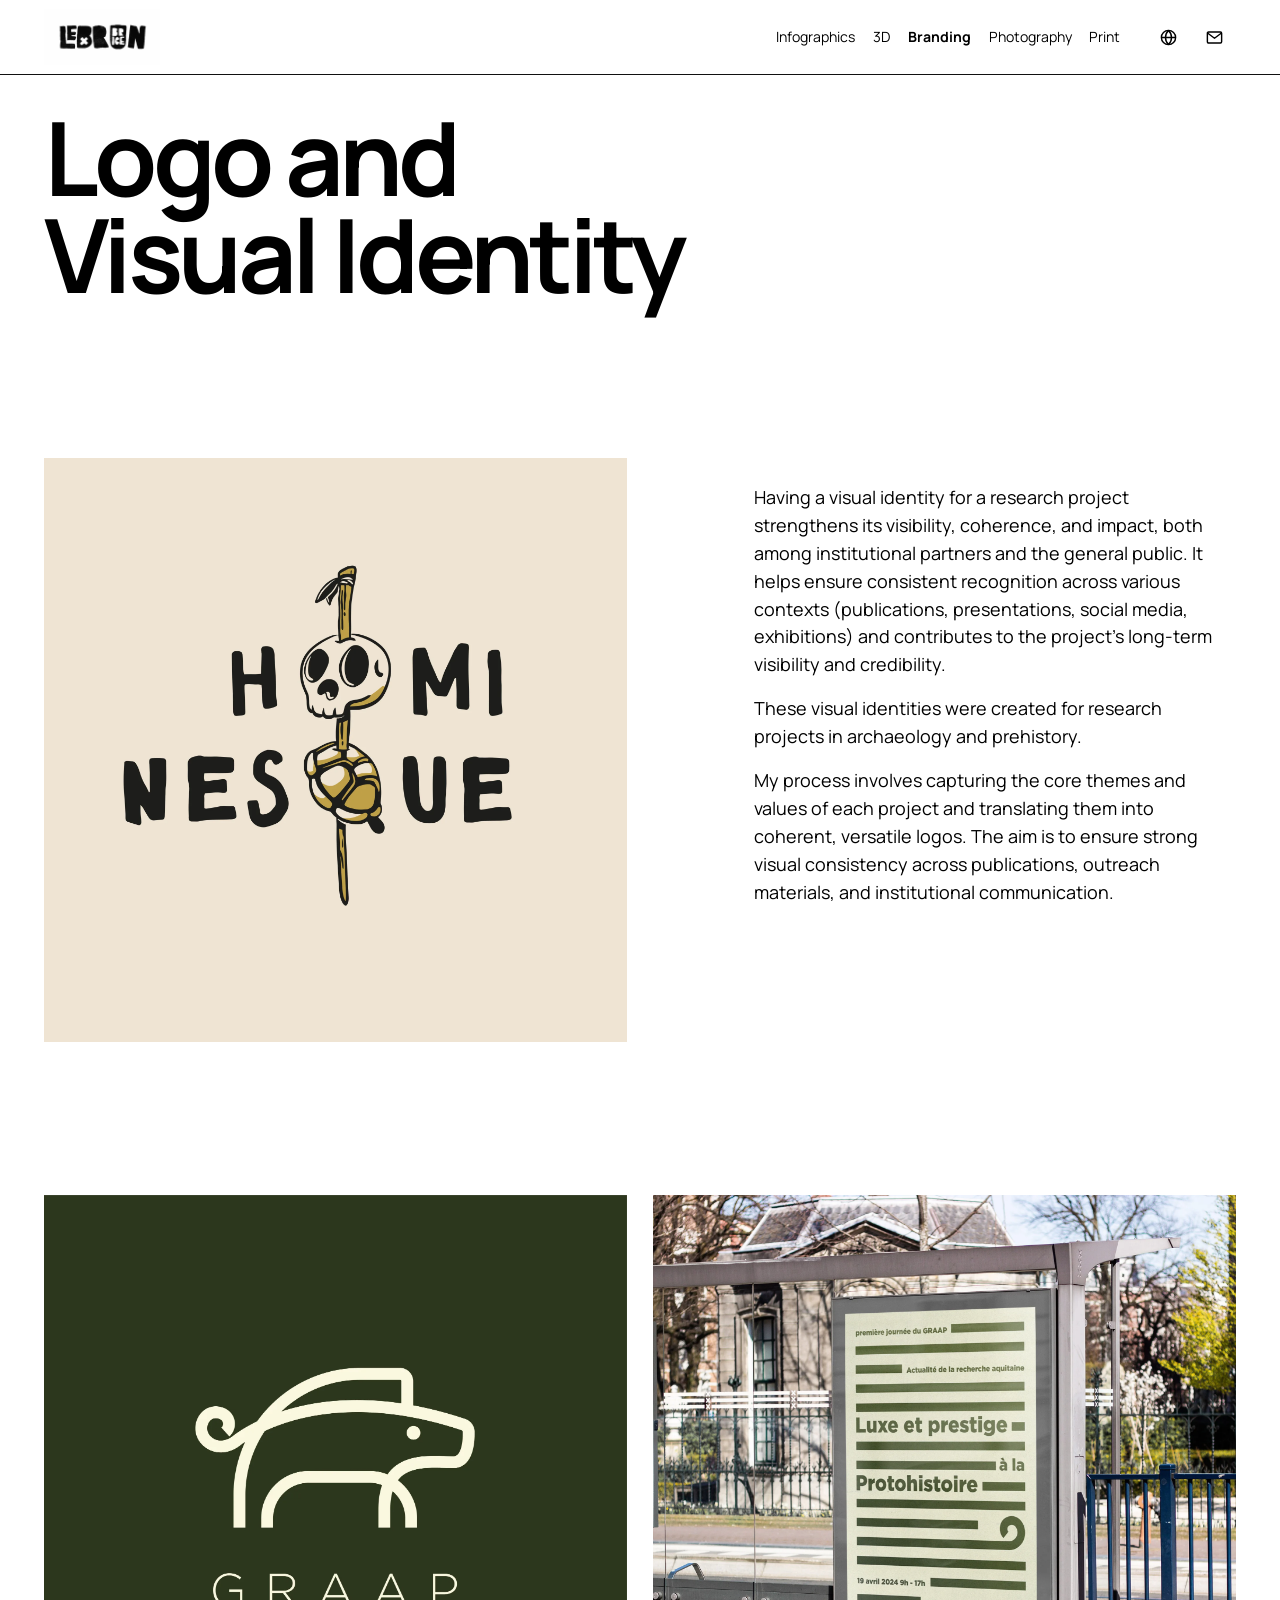
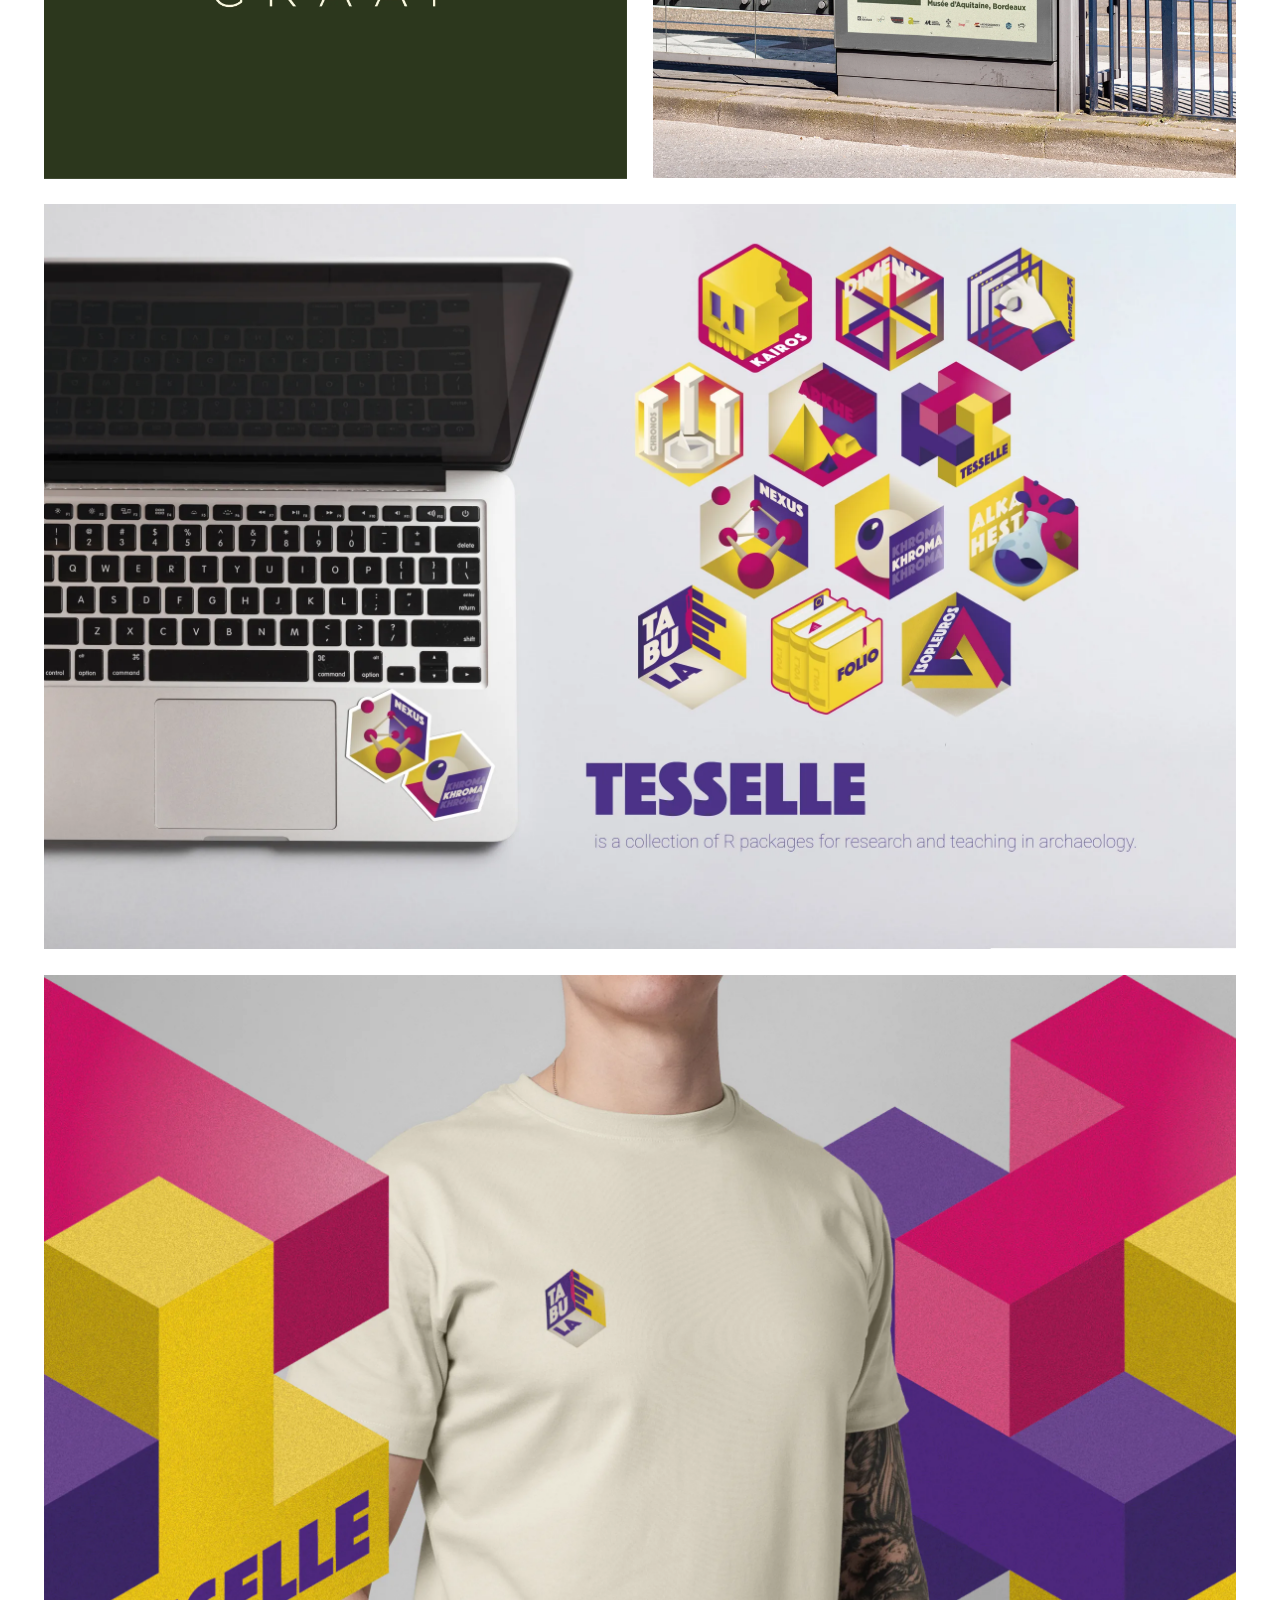
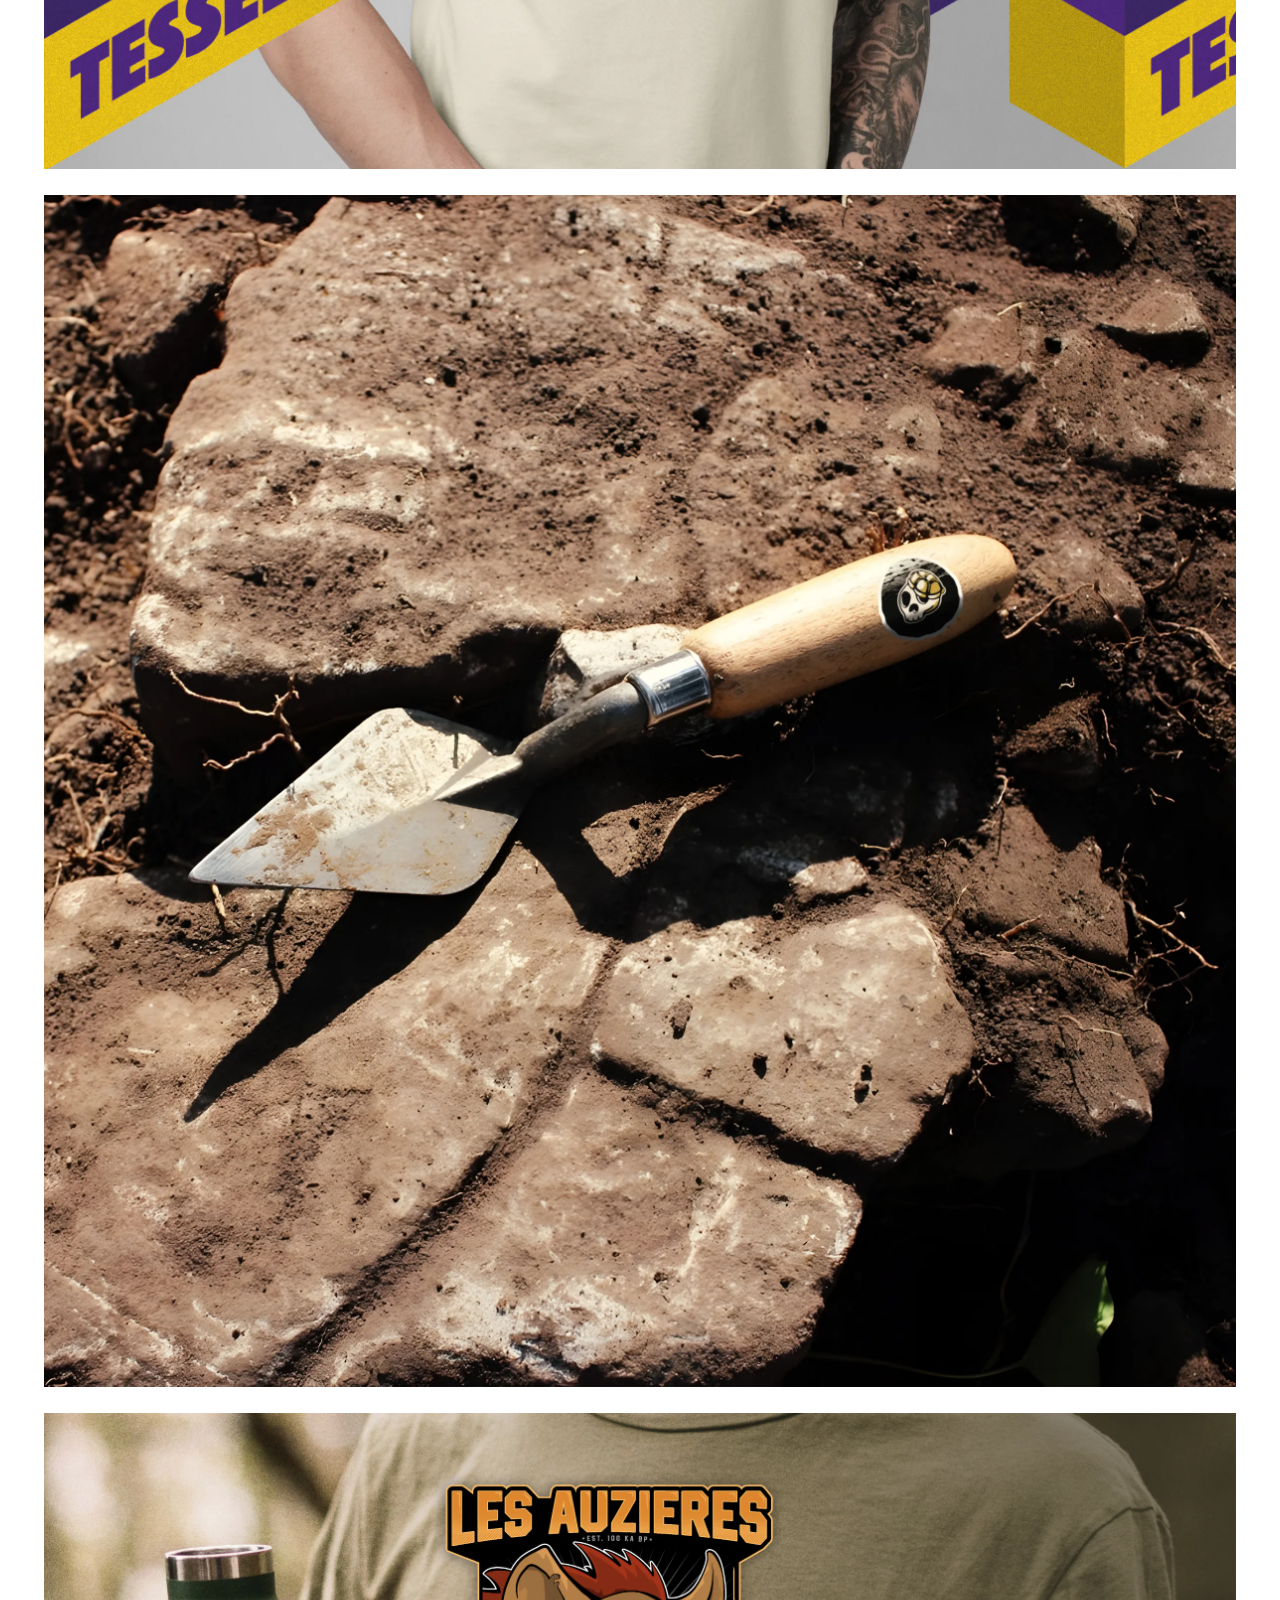
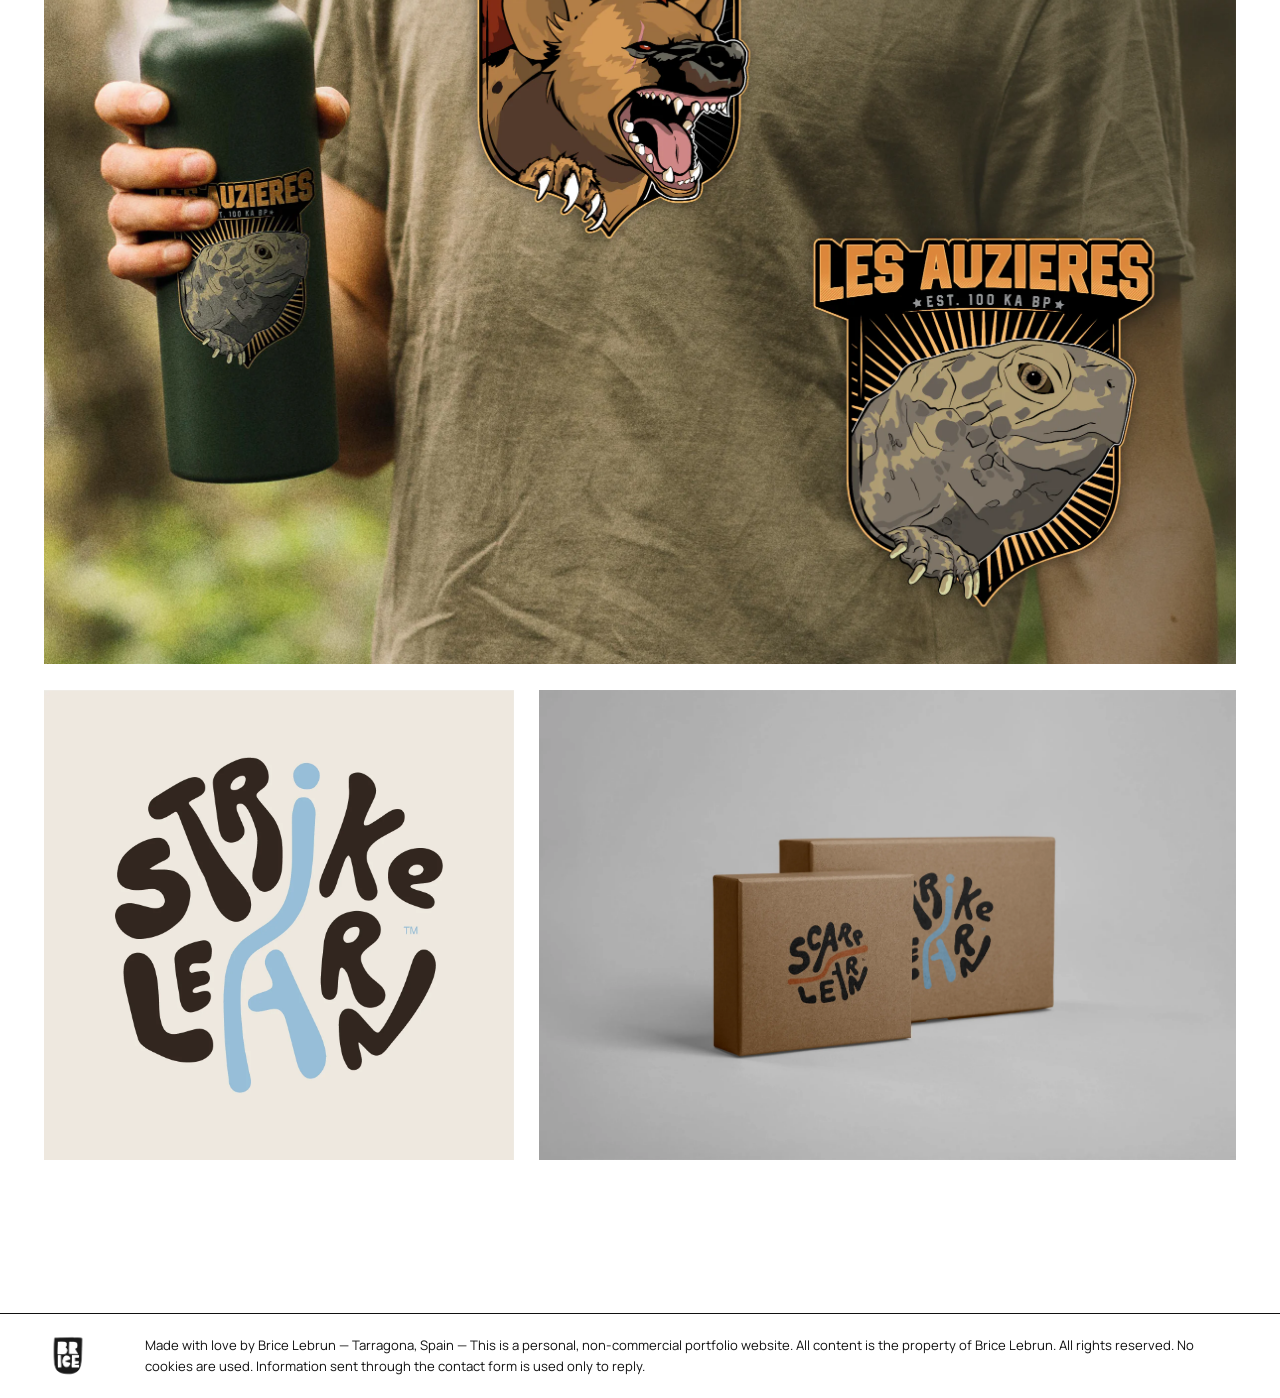
<file: categories/visual-identity.html>
<!doctype html>
<html lang="en">
  <head>
    <meta charset="UTF-8" />
    <meta name="viewport" content="width=device-width, initial-scale=1.0" />
    <title>Visual Identity</title>
    <link rel="preconnect" href="https://fonts.googleapis.com" />
    <link rel="preconnect" href="https://fonts.gstatic.com" crossorigin />
    <link href="https://fonts.googleapis.com/css2?family=Manrope:wght@400;600;700&display=swap" rel="stylesheet" />
    <link rel="icon" type="image/png" href="../assets/brand/img-c383d57b9dda0b48.png" />
    <link rel="stylesheet" href="../styles.css?v=mobile-captions-3" />
  </head>
  <body>
    <a class="skip-link" href="#main">Skip to content</a>

    <header class="site-header">
      <div class="grid-shell nav-wrap">
        <a class="brand" href="../index.html" aria-label="Back to homepage">
          <img src="../assets/brand/web/img-441b02a15af96f12.gif?v=optimized-480" alt="Brice Lebrun animated logo" />
        </a>
        <button class="menu-toggle" type="button" aria-expanded="false" aria-controls="main-navigation" aria-label="Open navigation menu">
          <span class="menu-toggle-icon" aria-hidden="true"></span>
        </button>
        <nav id="main-navigation" aria-label="Main navigation">
          <ul class="nav-list">
            <li><a href="../categories/infographics.html">Infographics</a></li>
            <li><a href="../categories/photorealistic-3d-rendering.html">3D</a></li>
            <li><a href="../categories/visual-identity.html" aria-current="page">Branding</a></li>
            <li><a href="../categories/photography.html">Photography</a></li>
            <li><a href="../categories/print-illustration.html">Print</a></li>
          </ul>
        </nav>
        <div class="header-actions">
          <a class="contact-shortcut" href="../contact.html" aria-label="Contact">
            <svg aria-hidden="true" viewBox="0 0 24 24" fill="none" stroke="currentColor" stroke-width="1.8" stroke-linecap="round" stroke-linejoin="round"><rect x="3" y="5" width="18" height="14" rx="1.5"></rect><path d="m4 7 8 6 8-6"></path></svg>
          </a>
        </div>
      </div>
    </header>

    <main id="main" class="detail-main">
      <section class="section" aria-labelledby="category-title">
        <div class="grid-shell">
          <div class="category-intro reveal">
            <h1 id="category-title">Logo and Visual Identity</h1>
          </div>
          <div class="category-works">
            <article class="category-work reveal">
              <figure>
                <img src="../assets/categories/visual-identity/web/img-d01e7205cb3cc0be.webp" alt="Hominesque visual identity" loading="lazy" />
                <figcaption class="image-caption">Logo for the HomiNesque research project.</figcaption>
              </figure>
              <div class="category-work-content">
                <p>Having a visual identity for a research project strengthens its visibility, coherence, and impact, both among institutional partners and the general public. It helps ensure consistent recognition across various contexts (publications, presentations, social media, exhibitions) and contributes to the project's long-term visibility and credibility.</p>
                <p>These visual identities were created for research projects in archaeology and prehistory.</p>
                <p>My process involves capturing the core themes and values of each project and translating them into coherent, versatile logos. The aim is to ensure strong visual consistency across publications, outreach materials, and institutional communication.</p>
              </div>
            </article>
            <div class="category-gallery" aria-label="Visual identity applications">
              <figure class="reveal">
                <img src="../assets/categories/visual-identity/web/img-7bf461b58554e36f.webp" alt="GRAAP logo in cream on a dark green background" loading="lazy" />
                <figcaption class="image-caption">Logo for the Aquitaine Research Group on Protohistoric Archaeology.</figcaption>
              </figure>
              <figure class="reveal">
                <img src="../assets/categories/visual-identity/web/img-10d62902bac9f933.webp" alt="GRAAP archaeology event poster displayed at a tram stop" loading="lazy" />
                <figcaption class="image-caption">Poster event mockup for the Aquitaine Research Group on Protohistoric Archaeology.</figcaption>
              </figure>
              <figure class="category-gallery-wide reveal">
                <img src="../assets/categories/visual-identity/web/img-b0ea11b6f8655331.webp" alt="Tesselle visual identity stickers and illustrations arranged beside a laptop" loading="lazy" />
                <figcaption class="image-caption">Visual identity of Tessel, an collection of R package for research and teaching in archaeology.</figcaption>
              </figure>
              <figure class="category-gallery-wide reveal">
                <img src="../assets/categories/visual-identity/web/img-29c7b8e1f04a6d53.webp" alt="Tesselle branded T-shirt surrounded by colorful geometric packaging" loading="lazy" />
                <figcaption class="image-caption">Merchandise for Tesselle, a collection of R packages for archaeology.</figcaption>
              </figure>
              <figure class="category-gallery-wide reveal">
                <img src="../assets/categories/visual-identity/web/img-8cca3a8c97873f89.webp" alt="Hominesque logo sticker on an archaeological fieldwork trowel" loading="lazy" />
                <figcaption class="image-caption">Sticker mockup for the HomiNesque research project.</figcaption>
              </figure>
              <figure class="category-gallery-wide reveal">
                <img src="../assets/categories/visual-identity/web/img-4e91ad8f73c2b605.webp" alt="Man holding a Les Auzières branded bottle beside illustrated excavation campaign patches" loading="lazy" />
                <figcaption class="image-caption">Patches for the prehistoric excavation campaign at Les Auzières in southern France.</figcaption>
              </figure>
              <div class="category-gallery category-gallery-wide category-gallery-brand-pair">
                <figure class="reveal">
                  <img src="../assets/categories/visual-identity/web/img-1a3ddd60b1dfd401.webp" alt="Strikelearn visual identity logo" loading="lazy" />
                  <figcaption class="image-caption">Active tectonic software logo.</figcaption>
                </figure>
                <figure class="reveal">
                  <img src="../assets/categories/visual-identity/web/img-f09709096dd9aad6.webp" alt="Scarplearn and Strikelearn logos applied to cardboard packaging" loading="lazy" />
                  <figcaption class="image-caption">Active tectonic software logo mockup.</figcaption>
                </figure>
              </div>
            </div>
          </div>
        </div>
      </section>
    </main>

    <footer class="site-footer">
      <div class="grid-shell footer-wrap">
        <img src="../assets/brand/web/img-e0fb109308e39464.webp" alt="Brice Lebrun logo" />
        <p>
          Made with love by Brice Lebrun - Tarragona, Spain - This is a personal, non-commercial
          portfolio website. All content is the property of Brice Lebrun. All rights reserved. No
          cookies are used. Information sent through the contact form is used only to reply.
        </p>
      </div>
    </footer>

    <script src="../script.js?v=header-contact"></script>
  </body>
</html>
</file>
<file: styles.css>
:root {
  --c-black: #000000;
  --c-near-black: #111111;
  --c-gray: #666666;
  --c-white: #ffffff;
  --gutter: clamp(20px, 3.5vw, 44px);
  --grid-gap: clamp(12px, 2vw, 26px);
  --section-space: clamp(72px, 12vw, 160px);
  --line: 1px solid #111111;
  --detail-header-min-height: 74px;
}

* {
  box-sizing: border-box;
}

html {
  scroll-behavior: smooth;
}

body {
  margin: 0;
  min-height: 100vh;
  display: flex;
  flex-direction: column;
  background: var(--c-white);
  color: var(--c-black);
  font-family: "Manrope", sans-serif;
  font-size: 18px;
  line-height: 1.6;
}

body > main {
  flex: 1;
}

@supports (min-height: 100dvh) {
  body {
    min-height: 100dvh;
  }
}

a {
  color: var(--c-black);
  text-decoration-thickness: 1px;
  text-underline-offset: 0.14em;
}

img {
  max-width: 100%;
  object-fit: contain;
}

a:focus-visible,
button:focus-visible,
select:focus-visible,
input:focus-visible,
textarea:focus-visible {
  outline: 2px solid var(--c-black);
  outline-offset: 3px;
}

.skip-link {
  position: absolute;
  left: -9999px;
}

.skip-link:focus {
  left: 16px;
  top: 16px;
  z-index: 100;
  background: var(--c-white);
  border: var(--line);
  padding: 0.5rem 0.75rem;
}

.grid-shell {
  width: min(1400px, calc(100% - 2 * var(--gutter)));
  margin: 0 auto;
  display: grid;
  grid-template-columns: repeat(12, minmax(0, 1fr));
  gap: var(--grid-gap);
}

.section {
  padding-block: var(--section-space);
  border-top: var(--line);
}

main > .section:first-child {
  border-top: 0;
}

.site-header {
  position: sticky;
  top: 0;
  z-index: 20;
  background: var(--c-white);
  border-bottom: var(--line);
}

.nav-wrap {
  grid-template-columns: auto minmax(0, 1fr) auto;
  align-items: center;
  min-height: 74px;
}

.brand {
  grid-column: 1;
  grid-row: 1;
  margin: 0;
  display: inline-flex;
  align-items: center;
  text-decoration: none;
}

.brand img {
  display: block;
  width: min(240px, 100%);
  max-height: 56px;
  object-fit: contain;
}

.nav-wrap > nav {
  grid-column: 2;
  grid-row: 1;
  justify-self: end;
}

.header-actions {
  grid-column: 3;
  grid-row: 1;
  justify-self: end;
  display: inline-flex;
  align-items: center;
  gap: 2px;
}

.language-picker {
  position: relative;
  display: inline-flex;
  align-items: center;
  justify-content: center;
  width: 44px;
  min-height: 44px;
  padding: 10px;
  color: var(--c-black);
  transition: background-color 200ms ease;
}

.language-picker:focus-within {
  background: #eeeeee;
}

.language-picker-icon {
  width: 19px;
  height: 19px;
  flex: 0 0 auto;
  pointer-events: none;
}

.language-picker-select {
  position: absolute;
  inset: 0;
  width: 100%;
  height: 100%;
  padding: 0;
  border: 0;
  border-radius: 0;
  opacity: 0;
  cursor: pointer;
}

.language-picker-select:focus-visible {
  outline: 0;
}

.contact-shortcut {
  display: inline-flex;
  align-items: center;
  justify-content: center;
  width: 44px;
  height: 44px;
  padding: 10px;
  color: inherit;
  text-decoration: none;
  transition: background-color 200ms ease, color 200ms ease;
}

.contact-shortcut svg {
  width: 19px;
  height: 19px;
}

.menu-toggle {
  display: none;
  grid-row: 1;
  width: 44px;
  height: 44px;
  padding: 10px;
  border: 0;
  background: transparent;
  color: var(--c-black);
  cursor: pointer;
}

.menu-toggle-icon,
.menu-toggle-icon::before,
.menu-toggle-icon::after {
  display: block;
  width: 24px;
  height: 2px;
  background: currentColor;
  transition: transform 200ms ease, opacity 200ms ease;
}

.menu-toggle-icon {
  position: relative;
  margin: auto;
}

.menu-toggle-icon::before,
.menu-toggle-icon::after {
  position: absolute;
  left: 0;
  content: "";
}

.menu-toggle-icon::before {
  transform: translateY(-7px);
}

.menu-toggle-icon::after {
  transform: translateY(7px);
}

.menu-toggle[aria-expanded="true"] .menu-toggle-icon {
  background: transparent;
}

.menu-toggle[aria-expanded="true"] .menu-toggle-icon::before {
  transform: rotate(45deg);
}

.menu-toggle[aria-expanded="true"] .menu-toggle-icon::after {
  transform: rotate(-45deg);
}

.nav-list {
  margin: 0;
  padding: 0;
  list-style: none;
  display: flex;
  justify-content: flex-end;
  align-items: center;
  flex-wrap: wrap;
  gap: 4px clamp(14px, 1.4vw, 22px);
  font-size: clamp(0.88rem, 1.1vw, 1rem);
  line-height: 1.25;
}

.nav-list a {
  text-decoration: none;
}

.nav-list a:hover:not([aria-current="page"]) {
  text-shadow: 0.35px 0 currentColor, -0.35px 0 currentColor;
}

.nav-list a[aria-current="page"] {
  font-weight: 700;
  text-decoration-thickness: 2px;
}

.hero .kicker,
.section-head p,
.work-meta {
  font-size: 0.8rem;
  letter-spacing: 0.05em;
  text-transform: uppercase;
}

.hero .kicker {
  grid-column: 1 / span 3;
  color: var(--c-gray);
}

.hero-media {
  grid-column: 1 / span 5;
  margin: 0;
  background: #fff;
}

.hero-media img {
  width: 100%;
  height: auto;
  display: block;
}

.hero-content {
  grid-column: 6 / -1;
  align-self: center;
}

.hero-title {
  position: relative;
  left: clamp(-168px, -12vw, -104px);
  z-index: 1;
  margin: 0;
  font-size: clamp(48px, 8vw, 120px);
  line-height: 0.95;
  letter-spacing: -0.035em;
  font-weight: 700;
  text-wrap: balance;
}

.hero-copy {
  margin-top: clamp(28px, 5vw, 72px);
  color: var(--c-near-black);
}

.hero-copy h2 {
  margin: 0 0 0.85rem;
  font-size: clamp(24px, 2.4vw, 36px);
  line-height: 1.05;
}

.hero-copy p {
  margin: 0;
  max-width: 52ch;
  text-wrap: pretty;
}

.section-head {
  grid-column: 1 / -1;
  margin-bottom: clamp(22px, 3vw, 40px);
}

.section-head h2 {
  margin: 0;
  font-size: clamp(28px, 4vw, 56px);
  line-height: 1;
  font-weight: 600;
}

.section-head p {
  margin-top: 0.85rem;
  max-width: 80ch;
  color: var(--c-gray);
}

.works-grid,
.projects-list {
  grid-column: 1 / -1;
  display: grid;
  grid-template-columns: repeat(12, minmax(0, 1fr));
  gap: clamp(18px, 2.6vw, 36px);
}

.card-link {
  text-decoration: none;
  display: block;
  color: inherit;
}

.works-grid .card-link {
  grid-column: span 6;
}

.works-grid > .work-card {
  grid-column: span 6;
}

.projects-list .card-link {
  grid-column: span 12;
}

.work-card {
  border-top: var(--line);
  padding-top: 14px;
}

.work-card figure {
  margin: 0 0 12px;
  background: #f2f2f2;
}

.work-card img {
  display: block;
  width: 100%;
  height: auto;
}

.work-card h3,
.project-card h3 {
  margin: 0 0 8px;
  font-size: clamp(20px, 2.2vw, 30px);
  line-height: 1.1;
}

.work-meta {
  margin: 0 0 8px;
  color: var(--c-gray);
}

.work-card p,
.project-card p {
  margin: 0;
  font-size: 1rem;
}

.project-card {
  display: grid;
  grid-template-columns: repeat(12, minmax(0, 1fr));
  gap: 16px;
  border-top: var(--line);
  padding-top: 14px;
}

.project-card figure {
  grid-column: 1 / span 4;
  margin: 0;
  background: #f2f2f2;
}

.project-card img {
  display: block;
  width: 100%;
  height: auto;
}

.project-content {
  grid-column: 5 / -1;
}

.card-link:hover h3,
.card-link:focus-visible h3 {
  text-decoration: underline;
  text-decoration-thickness: 1px;
  text-underline-offset: 0.16em;
}

.detail-main {
  flex: 1;
  min-height: calc(100vh - var(--detail-header-min-height));
  padding-block: 0;
}

.detail-main .section {
  padding-top: clamp(18px, 3vw, 34px);
  padding-bottom: var(--section-space);
}

body:has(> main.detail-main) {
  min-height: 100vh;
  display: flex;
  flex-direction: column;
}

@supports (min-height: 100dvh) {
  body:has(> main.detail-main) {
    min-height: 100dvh;
  }

  .detail-main {
    min-height: calc(100dvh - var(--detail-header-min-height));
  }
}

.detail-wrap {
  grid-column: 1 / -1;
  padding-top: clamp(18px, 3vw, 34px);
}

.detail-layout {
  grid-column: 1 / -1;
  display: grid;
  grid-template-columns: repeat(12, minmax(0, 1fr));
  gap: clamp(14px, 2.2vw, 24px);
}

.detail-figure {
  grid-column: 1 / span 5;
  margin: 0;
  background: #f2f2f2;
}

.detail-figure img {
  display: block;
  width: 100%;
  height: auto;
}

.detail-content {
  grid-column: 6 / -1;
}

.detail-content h1 {
  margin: 0 0 10px;
  font-size: clamp(32px, 5vw, 64px);
  line-height: 1;
}

.detail-meta {
  margin: 0 0 14px;
  color: var(--c-gray);
  font-size: 0.84rem;
  letter-spacing: 0.05em;
  text-transform: uppercase;
}

.detail-summary {
  margin: 0 0 14px;
  font-weight: 600;
}

.detail-body {
  margin: 0;
}

.site-footer {
  border-top: var(--line);
  padding-block: 12px;
}

.footer-wrap {
  align-items: center;
}

.footer-wrap img {
  grid-column: 1 / span 1;
  width: 48px;
  height: auto;
  object-fit: contain;
}

.footer-wrap p {
  grid-column: 2 / -1;
  margin: 0;
  font-size: 0.82rem;
  color: var(--c-near-black);
}

/* Contact page */
.contact-layout {
  align-items: start;
}

.contact-intro {
  grid-column: 1 / span 5;
  position: sticky;
  top: calc(var(--detail-header-min-height) + clamp(28px, 5vw, 72px));
}

.contact-kicker {
  margin: 0 0 16px;
  color: var(--c-gray);
  font-size: 0.8rem;
  letter-spacing: 0.05em;
  text-transform: uppercase;
}

.contact-intro h1 {
  margin: 0;
  font-size: clamp(48px, 7vw, 104px);
  line-height: 0.95;
  letter-spacing: -0.045em;
  text-wrap: balance;
}

.contact-intro > p:last-child {
  max-width: 42ch;
  margin: clamp(28px, 5vw, 60px) 0 0;
  text-wrap: pretty;
}

.contact-form {
  grid-column: 7 / -1;
  display: grid;
  gap: clamp(22px, 3vw, 34px);
  padding-top: 8px;
}

.form-field {
  display: grid;
  gap: 8px;
}

.form-field label {
  font-size: 0.8rem;
  font-weight: 600;
  letter-spacing: 0.05em;
  text-transform: uppercase;
}

.form-field label span {
  color: var(--c-gray);
  font-weight: 400;
  text-transform: none;
}

.form-field input,
.form-field textarea {
  width: 100%;
  border: 0;
  border-bottom: var(--line);
  border-radius: 0;
  padding: 10px 0 12px;
  background: transparent;
  color: var(--c-black);
  font: inherit;
}

.form-field textarea {
  height: clamp(160px, 22vh, 180px);
  min-height: 160px;
  resize: vertical;
}

.form-field input::placeholder,
.form-field textarea::placeholder {
  color: var(--c-gray);
}

.bot-trap {
  position: absolute !important;
  left: -10000px !important;
  width: 1px !important;
  height: 1px !important;
  overflow: hidden !important;
}

.form-privacy,
.form-status {
  margin: 0;
  color: var(--c-gray);
  font-size: 0.82rem;
  line-height: 1.5;
}

.form-submit {
  justify-self: start;
  min-height: 52px;
  border: var(--line);
  padding: 12px 24px;
  background: var(--c-black);
  color: var(--c-white);
  font: inherit;
  font-weight: 600;
  cursor: pointer;
  transition: background-color 180ms ease, color 180ms ease;
}

.form-submit:hover {
  background: var(--c-white);
  color: var(--c-black);
}

.form-submit:disabled {
  cursor: wait;
  opacity: 0.65;
}

.form-status:empty {
  display: none;
}

.form-status[data-state="error"] {
  color: #9b1c1c;
}

.form-status[data-state="success"] {
  color: #176b37;
}

.reveal {
  opacity: 0;
  transform: translateY(10px);
  transition: opacity 360ms ease, transform 360ms ease;
}

.reveal.is-visible {
  opacity: 1;
  transform: translateY(0);
}

@media (max-width: 980px) {
  .grid-shell,
  .works-grid,
  .projects-list {
    grid-template-columns: repeat(6, minmax(0, 1fr));
  }

  .brand,
  .hero .kicker,
  .hero-media,
  .hero-content,
  .hero-title,
  .hero-copy,
  .section-head,
  .work-card,
  .project-card,
  .works-grid .card-link,
  .projects-list .card-link {
    grid-column: 1 / -1;
  }

  .project-card {
    grid-template-columns: repeat(6, minmax(0, 1fr));
  }

  .project-card figure {
    grid-column: 1 / span 2;
  }

  .project-content {
    grid-column: 3 / -1;
  }

  .nav-list {
    justify-content: flex-start;
    padding-bottom: 12px;
  }

  .nav-wrap > nav {
    grid-column: 1 / -1;
  }

  .nav-enhanced .brand {
    grid-column: 1 / span 4;
  }

  .nav-enhanced .header-actions {
    grid-column: 5;
  }

  .nav-enhanced .menu-toggle {
    display: block;
    grid-column: 6;
    justify-self: end;
  }

  .nav-enhanced .nav-wrap > nav {
    grid-column: 1 / -1;
    width: 100%;
  }

  .nav-enhanced .nav-wrap > nav[hidden] {
    display: none;
  }

  .nav-enhanced .nav-list {
    align-items: stretch;
    flex-direction: column;
    gap: 0;
    padding: 8px 0 16px;
  }

  .nav-enhanced .nav-list a {
    display: block;
    min-height: 44px;
    padding: 10px 0;
  }

  .brand img {
    max-height: 48px;
  }

  .hero-content {
    display: contents;
    align-self: auto;
  }

  .hero-title {
    left: 0;
    order: -1;
  }

  .footer-wrap img {
    grid-column: 1 / span 1;
  }

  .footer-wrap p {
    grid-column: 2 / -1;
  }

  .detail-layout {
    grid-template-columns: repeat(6, minmax(0, 1fr));
  }

  .detail-figure,
  .detail-content,
  .contact-intro,
  .contact-form {
    grid-column: 1 / -1;
  }

  .contact-intro {
    position: static;
  }

  .contact-form {
    margin-top: clamp(42px, 8vw, 72px);
  }
}

@media (max-width: 1100px) {
  .nav-enhanced .nav-wrap {
    position: relative;
    grid-template-columns: 90px minmax(0, 1fr) 44px;
    column-gap: 4px;
  }

  .nav-enhanced .brand {
    grid-column: 1 / -1;
    justify-self: center;
    position: absolute;
    left: 50%;
    transform: translateX(-50%);
  }

  .brand img {
    width: auto;
    height: 40px;
    max-height: none;
  }

  .nav-enhanced .header-actions {
    grid-column: 1;
    justify-self: start;
  }

  .nav-enhanced .menu-toggle {
    display: block;
    grid-column: 3;
    justify-self: end;
  }

  .nav-enhanced .nav-wrap > nav {
    position: absolute;
    top: 100%;
    left: calc(-1 * var(--gutter));
    grid-column: 1 / -1;
    width: calc(100% + 2 * var(--gutter));
    max-height: calc(100vh - var(--detail-header-min-height));
    max-height: calc(100dvh - var(--detail-header-min-height));
    overflow-y: auto;
    padding-inline: var(--gutter);
    background: var(--c-white);
    border-bottom: var(--line);
  }

  .nav-enhanced .nav-wrap > nav[hidden] {
    display: none;
  }

  .nav-enhanced .nav-list {
    align-items: stretch;
    flex-direction: column;
    gap: 0;
    padding: 8px 0 16px;
    font-size: 1rem;
  }

  .nav-enhanced .nav-list a {
    display: block;
    min-height: 44px;
    padding: 10px 0;
  }
}

@media (max-width: 640px) {
  body {
    font-size: 16px;
  }

  .nav-list {
    font-size: 1rem;
  }

  .nav-wrap {
    min-height: 64px;
  }

  .detail-main .section {
    padding-top: 32px;
  }

  .grid-shell,
  .works-grid,
  .projects-list,
  .project-card {
    grid-template-columns: repeat(4, minmax(0, 1fr));
  }

  .project-card figure,
  .project-content {
    grid-column: 1 / -1;
  }

  .work-card,
  .works-grid .card-link {
    grid-column: 1 / -1;
  }

  .brand img {
    max-height: 42px;
  }

  .footer-wrap img,
  .footer-wrap p {
    grid-column: 1 / -1;
  }

  .site-footer {
    padding-block: 8px;
  }

  .footer-wrap {
    row-gap: 6px;
  }

  .footer-wrap img {
    width: 36px;
    justify-self: center;
  }

  .footer-wrap p {
    font-size: 0.68rem;
    line-height: 1.4;
    text-align: center;
  }
}

@media (prefers-reduced-motion: reduce) {
  html {
    scroll-behavior: auto;
  }

  .reveal {
    opacity: 1;
    transform: none;
    transition: none;
  }

  .menu-toggle-icon,
  .menu-toggle-icon::before,
  .menu-toggle-icon::after {
    transition: none;
  }

  .language-picker-select,
  .contact-shortcut {
    transition: none;
  }

}

/* Category pages: integrated editorial spreads */
.category-intro {
  grid-column: 1 / -1;
  display: grid;
  grid-template-columns: repeat(12, minmax(0, 1fr));
  gap: var(--grid-gap);
  align-items: end;
  margin-bottom: clamp(54px, 9vw, 120px);
}

.category-intro h1 {
  grid-column: 1 / span 8;
  margin: 0;
  font-size: clamp(48px, 8vw, 120px);
  line-height: 0.95;
  letter-spacing: -0.045em;
  font-weight: 700;
  text-wrap: balance;
}

.category-intro p {
  grid-column: 9 / -1;
  margin: 0;
  max-width: 38ch;
  font-size: clamp(1rem, 1.35vw, 1.2rem);
  line-height: 1.45;
}

.category-works {
  grid-column: 1 / -1;
  display: grid;
  gap: clamp(72px, 12vw, 160px);
}

.category-work {
  display: grid;
  grid-template-columns: repeat(12, minmax(0, 1fr));
  gap: var(--grid-gap);
  align-items: start;
  padding-top: 14px;
}

.category-work figure {
  grid-column: 1 / span 6;
  margin: 0;
  background: #f2f2f2;
}

.category-work img {
  display: block;
  width: 100%;
  height: auto;
  transition: filter 300ms ease;
}

.category-work figure.category-photo-portrait {
  aspect-ratio: auto;
}

.category-work:hover img {
  filter: contrast(1.05);
}

.category-work-content {
  grid-column: 8 / -1;
  padding-top: clamp(8px, 2vw, 28px);
}

.category-work h2 {
  margin: 0 0 10px;
  font-size: clamp(24px, 3vw, 42px);
  line-height: 1.05;
  letter-spacing: -0.02em;
}

.category-work .work-meta {
  margin-bottom: 22px;
}

.category-work-content p {
  margin: 0 0 1rem;
  font-size: 1.125rem;
  line-height: 1.55;
  text-wrap: pretty;
}

.category-work-content p:last-child {
  margin-bottom: 0;
}

.category-work:nth-child(even) figure {
  grid-column: 7 / -1;
}

.category-work:nth-child(even) .category-work-content {
  grid-column: 1 / span 5;
  grid-row: 1;
}

/* Shared secondary gallery used by every category page. */
.category-gallery {
  display: grid;
  grid-template-columns: repeat(2, minmax(0, 1fr));
  gap: var(--grid-gap);
  align-items: start;
}

.category-gallery-stack {
  display: grid;
  gap: var(--grid-gap);
}

.category-gallery-single,
.category-gallery-wide {
  grid-column: 1 / -1;
}

.category-gallery > figure:only-child {
  grid-column: 1 / -1;
}

/* In a two-column gallery, let an unpaired final image use the full row. */
.category-gallery > figure:nth-child(odd):last-child {
  grid-column: 1 / -1;
}

.category-gallery-photography {
  grid-template-columns: minmax(0, 2.243fr) minmax(0, 1fr);
}

.category-gallery-geospatial-pair {
  grid-template-columns: minmax(0, 0.75fr) minmax(0, 0.707fr);
}

.category-gallery-brand-pair {
  grid-template-columns: minmax(0, 1fr) minmax(0, 1.484fr);
}

.category-gallery-panoramic {
  grid-template-columns: minmax(0, 1fr) minmax(0, 4.27fr);
}

.category-gallery figure {
  margin: 0;
  min-width: 0;
  overflow: hidden;
  background: #f2f2f2;
}

.category-gallery img {
  display: block;
  width: 100%;
  height: auto;
  transition: filter 300ms ease;
}

.category-gallery figure:hover img {
  filter: contrast(1.05);
}

.category-work figure,
.category-gallery figure {
  position: relative;
  overflow: hidden;
}

.image-caption {
  position: absolute;
  right: clamp(12px, 1.6vw, 22px);
  bottom: clamp(10px, 1.4vw, 18px);
  z-index: 1;
  max-width: min(80%, 48ch);
  margin: 0;
  color: var(--c-white);
  font-size: clamp(0.78rem, 1.05vw, 0.95rem);
  font-weight: 600;
  line-height: 1.35;
  text-align: right;
  text-wrap: balance;
  opacity: 0;
  transform: translateY(5px);
  pointer-events: none;
  text-shadow:
    0 1px 2px rgb(0 0 0 / 95%),
    0 2px 8px rgb(0 0 0 / 85%),
    0 0 18px rgb(0 0 0 / 65%);
  transition: opacity 180ms ease, transform 180ms ease;
}

.category-work figure:hover .image-caption,
.category-work figure:focus-within .image-caption,
.category-gallery figure:hover .image-caption,
.category-gallery figure:focus-within .image-caption {
  opacity: 1;
  transform: translateY(0);
}

/* Touch devices cannot reveal information through hover. Keep captions visible
   below the image so long text never obscures the artwork. */
@media (max-width: 980px), (hover: none), (pointer: coarse) {
  .image-caption {
    position: static;
    max-width: none;
    padding: 2px 0 0;
    color: var(--c-gray);
    background: var(--c-white);
    font-size: 0.75rem;
    font-weight: 400;
    line-height: 1.25;
    text-align: right;
    text-wrap: pretty;
    opacity: 1;
    transform: none;
    text-shadow: none;
  }
}

@media (max-width: 980px) {
  .category-intro,
  .category-work {
    grid-template-columns: repeat(6, minmax(0, 1fr));
  }

  .category-intro h1,
  .category-intro p {
    grid-column: 1 / -1;
  }

  .category-intro p {
    max-width: 60ch;
  }

  .category-work figure,
  .category-work:nth-child(even) figure {
    grid-column: 1 / span 3;
  }

  .category-work-content,
  .category-work:nth-child(even) .category-work-content {
    grid-column: 4 / -1;
    grid-row: auto;
  }

  .category-work-content p {
    font-size: 1rem;
  }

}

@media (max-width: 640px) {
  .category-intro,
  .category-work {
    grid-template-columns: repeat(4, minmax(0, 1fr));
  }

  .category-intro {
    margin-bottom: 72px;
  }

  .category-work figure,
  .category-work:nth-child(even) figure,
  .category-work-content,
  .category-work:nth-child(even) .category-work-content {
    grid-column: 1 / -1;
  }

  .category-work-content {
    padding-top: 4px;
  }

  .category-gallery,
  .category-gallery-photography,
  .category-gallery-geospatial-pair,
  .category-gallery-brand-pair,
  .category-gallery-panoramic {
    grid-template-columns: minmax(0, 1fr);
  }

}

@media (prefers-reduced-motion: reduce) {
  .image-caption {
    transform: none;
    transition: none;
  }
}

/* Image lightbox */
.lightbox-trigger:focus-visible {
  outline: 3px solid currentColor;
  outline-offset: 4px;
}

body.lightbox-open {
  overflow: hidden;
}

.image-lightbox {
  position: fixed;
  z-index: 1000;
  inset: 0;
  display: grid;
  place-items: center;
  padding: clamp(24px, 5vw, 72px);
  background: rgb(0 0 0 / 88%);
  opacity: 0;
  transition: opacity 180ms ease;
}

.image-lightbox[hidden] {
  display: none;
}

.image-lightbox.is-open {
  opacity: 1;
}

.image-lightbox-content {
  display: grid;
  gap: 12px;
  width: fit-content;
  max-width: 100%;
  margin: 0;
}

.image-lightbox-content img {
  display: block;
  width: auto;
  max-width: 100%;
  height: auto;
  max-height: calc(100vh - 140px);
  margin: auto;
  object-fit: contain;
  box-shadow: 0 12px 48px rgb(0 0 0 / 45%);
}

.image-lightbox-content figcaption {
  max-width: 72ch;
  margin: auto;
  color: #fff;
  font-size: 0.875rem;
  line-height: 1.4;
  text-align: center;
}

.image-lightbox-close {
  position: absolute;
  top: max(16px, env(safe-area-inset-top));
  right: max(16px, env(safe-area-inset-right));
  display: grid;
  width: 48px;
  height: 48px;
  padding: 0;
  border: 0;
  border-radius: 50%;
  place-items: center;
  color: #fff;
  background: rgb(255 255 255 / 12%);
  font: inherit;
  font-size: 2rem;
  line-height: 1;
  cursor: pointer;
}

.image-lightbox-close:hover,
.image-lightbox-close:focus-visible {
  background: rgb(255 255 255 / 24%);
}

.image-lightbox-close:focus-visible {
  outline: 2px solid #fff;
  outline-offset: 3px;
}

.image-lightbox-arrow {
  position: absolute;
  z-index: 1;
  top: 50%;
  display: grid;
  width: 52px;
  height: 64px;
  padding: 0;
  border: 0;
  place-items: center;
  color: #fff;
  background: rgb(0 0 0 / 24%);
  font: inherit;
  font-size: 3.25rem;
  line-height: 1;
  cursor: pointer;
  transform: translateY(-50%);
}

.image-lightbox-previous {
  left: 16px;
}

.image-lightbox-next {
  right: 16px;
}

.image-lightbox-arrow:hover,
.image-lightbox-arrow:focus-visible {
  background: rgb(255 255 255 / 18%);
}

.image-lightbox-arrow:focus-visible {
  outline: 2px solid #fff;
  outline-offset: 3px;
}

.image-lightbox-arrow[hidden] {
  display: none;
}

@media (max-width: 640px) {
  .image-lightbox {
    padding: 68px 16px 24px;
  }

  .image-lightbox-content img {
    max-height: calc(100vh - 130px);
  }

  .image-lightbox-arrow {
    width: 44px;
    height: 56px;
    font-size: 2.75rem;
  }

  .image-lightbox-previous {
    left: 4px;
  }

  .image-lightbox-next {
    right: 4px;
  }
}

@media (prefers-reduced-motion: reduce) {
  .image-lightbox {
    transition: none;
  }
}
</file>
